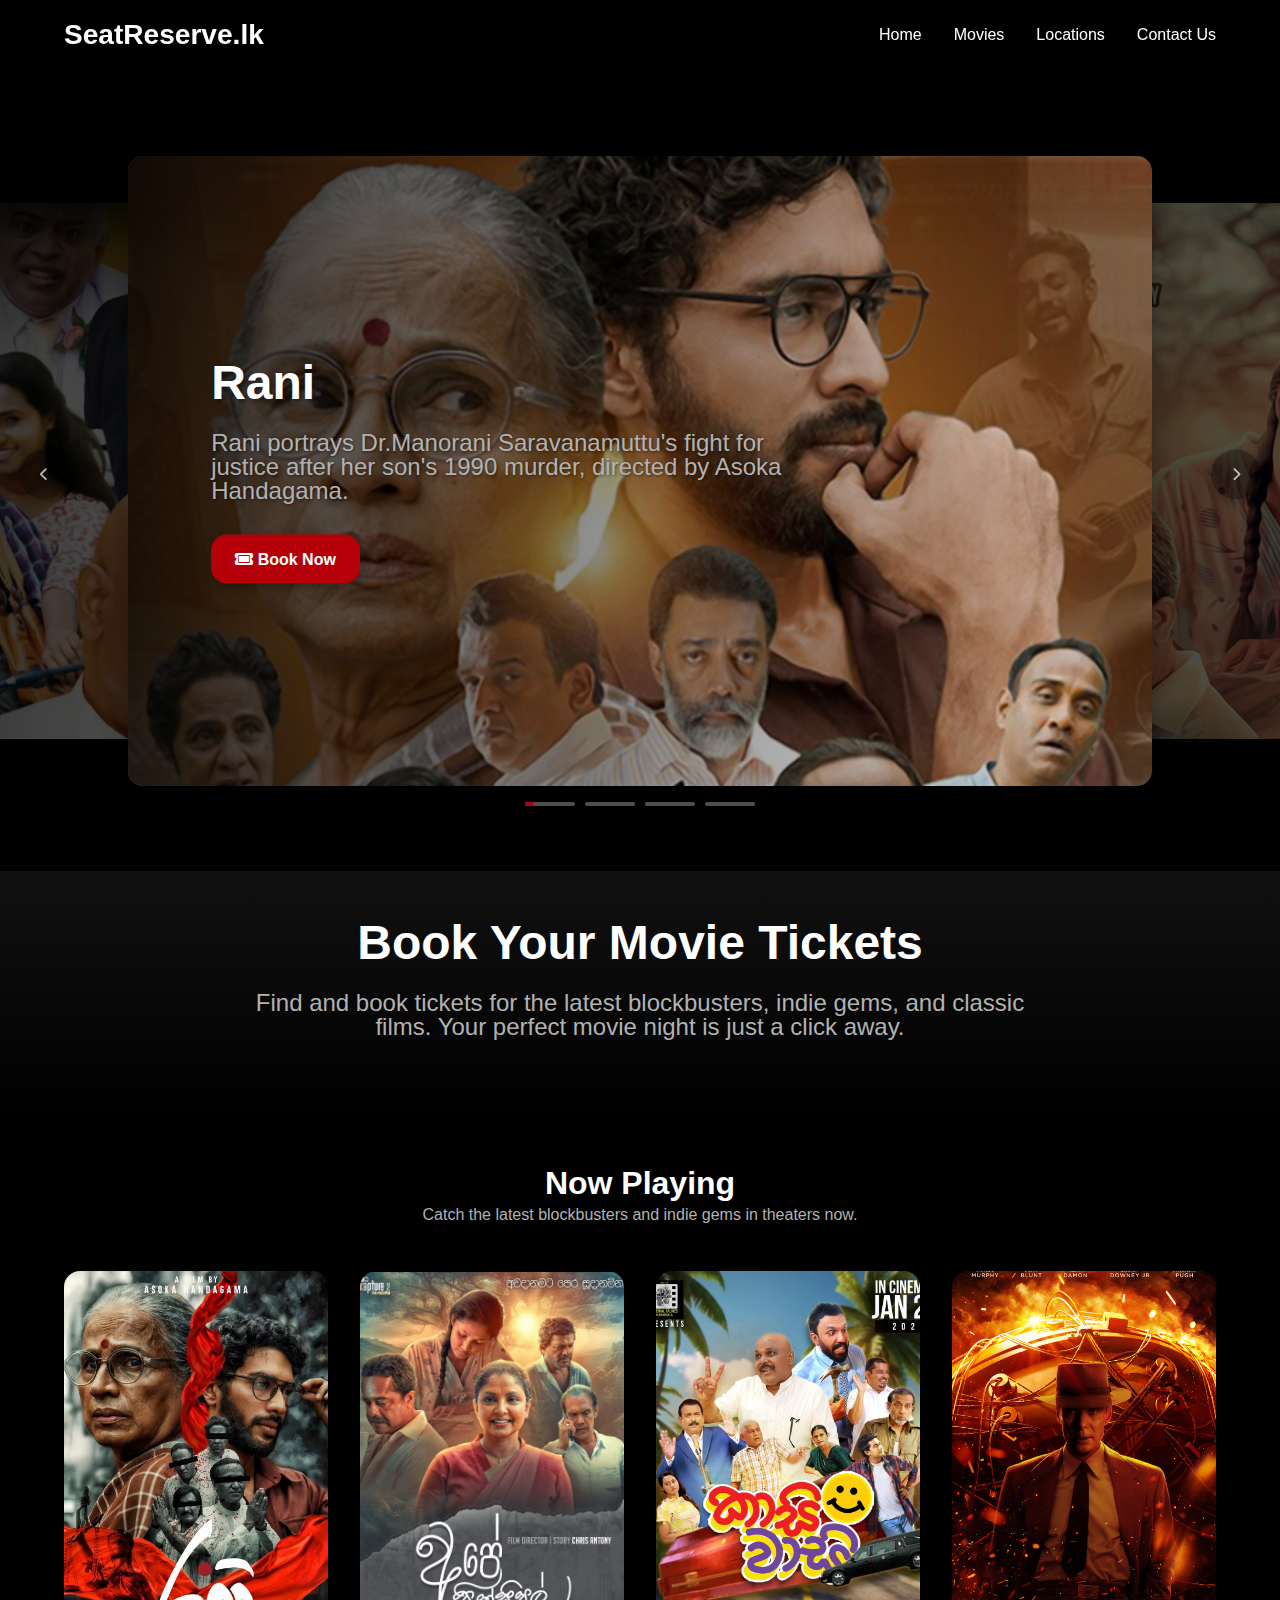
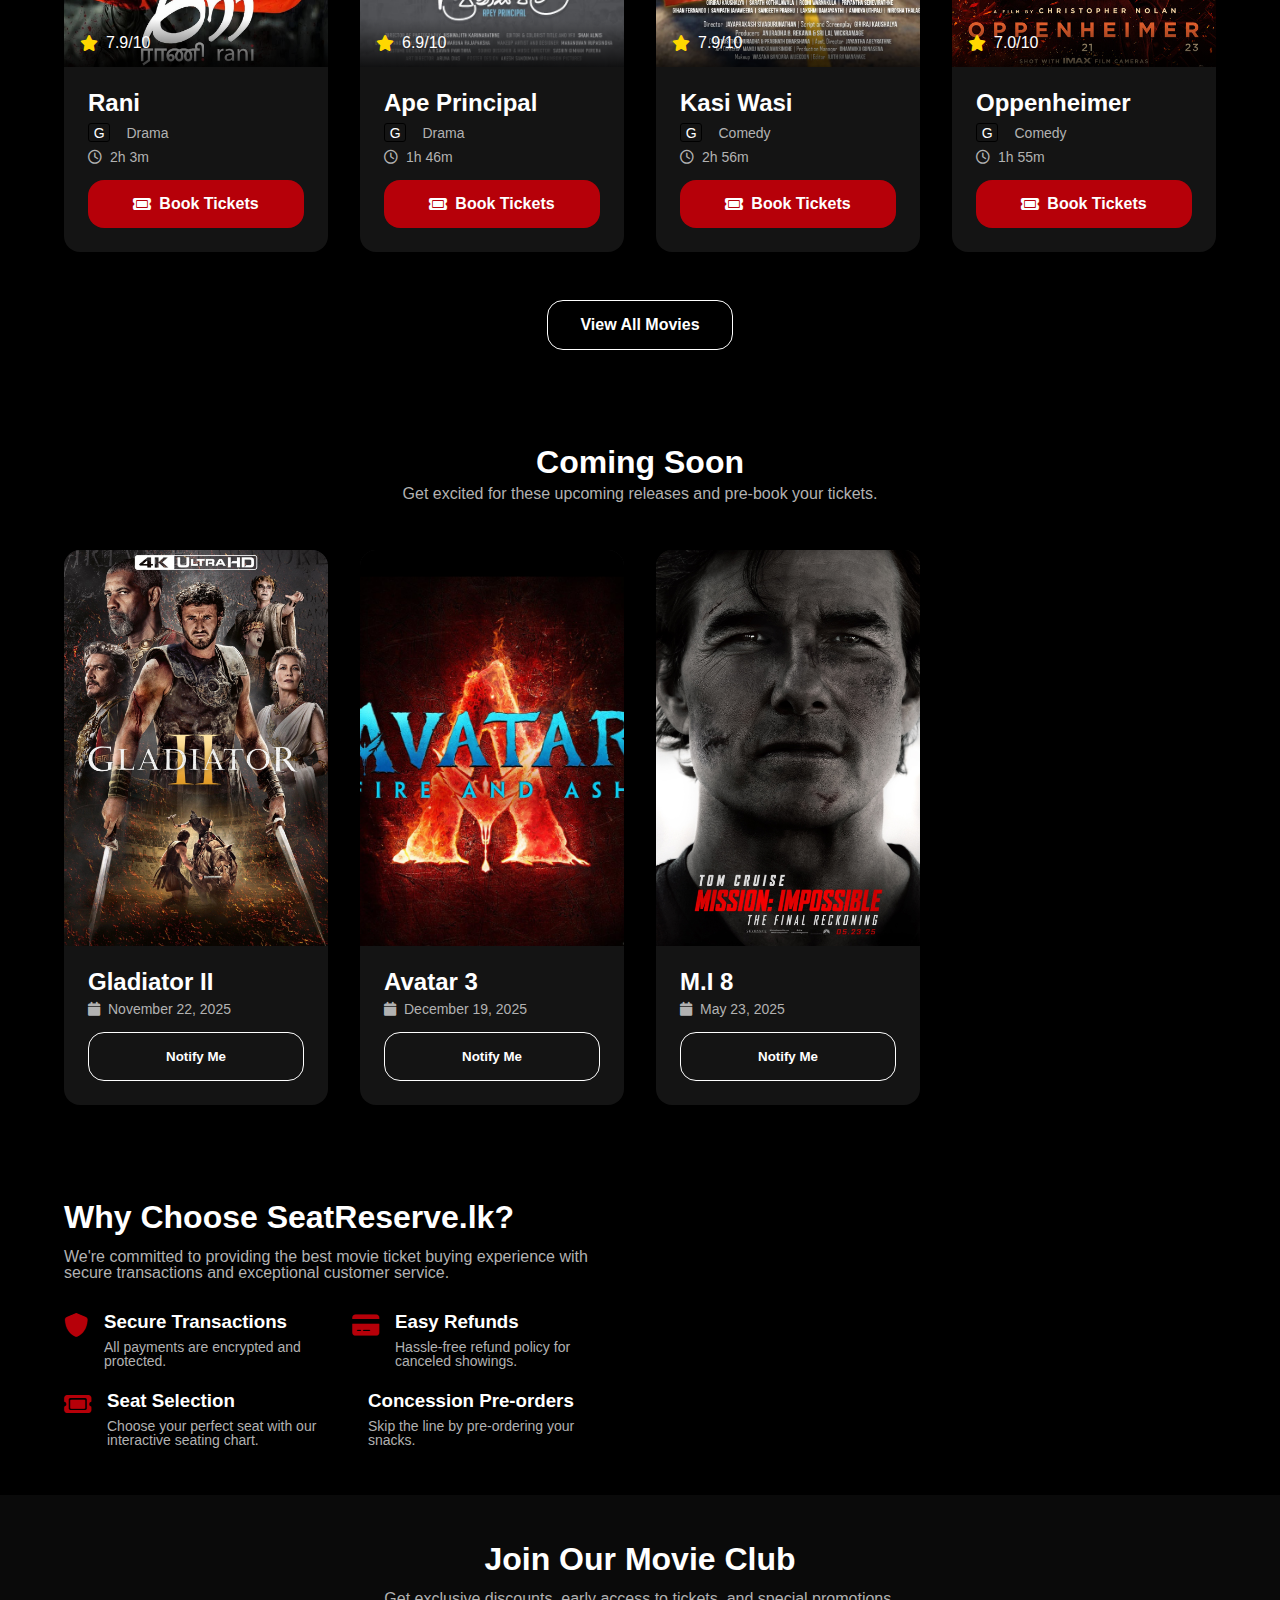
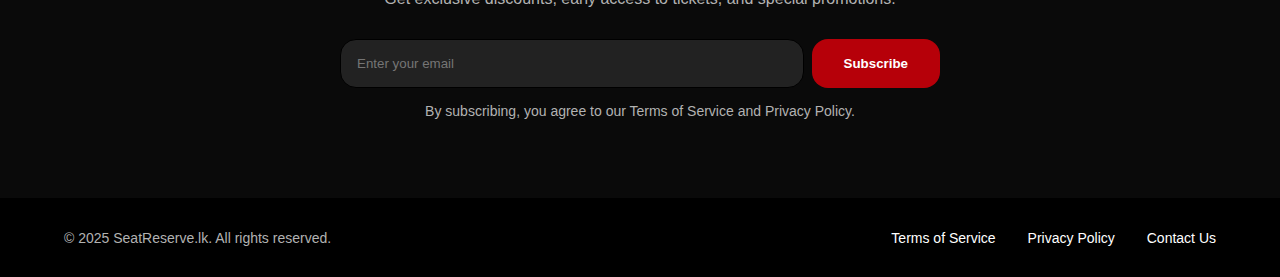
<file: index.html>
<!DOCTYPE html>
<html lang="en">
<head>
   <meta charset="UTF-8">
   <meta name="viewport" content="width=device-width, initial-scale=1">
   <title>SeatReserve.lk</title>
   <!-- Link to CSS file -->
   <link rel="stylesheet" href="css/home.css">
   <!-- Link to Font Awesome for icons -->
   <link rel="stylesheet" href="https://cdnjs.cloudflare.com/ajax/libs/font-awesome/6.4.0/css/all.min.css">
   <!-- Link to slider -->
    <link rel="stylesheet" href="css/slider.css">
   
</head>
<body>
   <!-- Header Section -->
<header>
   <div class="container">
       <div class="logo">
           <h3><a href="index.html" style="text-decoration: none; color: inherit;">SeatReserve.lk</a></h3>
       </div>
       <nav>
           <ul class="nav-links">
               <li><a href="index.html" class="active">Home</a></li>
               <li><a href="movies.html">Movies</a></li>
               <li><a href="theaters.html">Locations</a></li>
               <li><a href="contact.html">Contact Us</a></li>
           </ul>
       </nav>
       
       <div class="menu-toggle">
           <span></span>
           <span></span>
           <span></span>
       </div>
   </div>
</header>


   <!-- Main content -->
   <main>
   
   <!-- Hero Slideshow Section -->
<section class="hero-slideshow">
    <div class="slides-container">
        <!-- Slide 1 -->
        <div class="slide active" style="background-image: url('assets/banners/Rani-banner.jpg');">
            <div class="slide-content">
                <h1>Rani</h1>
                <p>Rani portrays Dr.Manorani Saravanamuttu's fight for justice after her son's 1990 murder, directed by Asoka Handagama.</p>
                <div class="slide-buttons">
                    <a href="movie-details.html?id=1" class="btn btn-primary">
                        <i class="fa-solid fa-ticket"></i> Book Now
                    </a>
                </div>
            </div>
            <div class="hero-overlay"></div>
        </div>
        
        <!-- Slide 2 -->
        <div class="slide" style="background-image: url('assets/banners/Ape-Principal.jpg');">
            <div class="slide-content">
                <h1>Ape Principal</h1>
                <p>A new female principal's efforts to combat drug abuse and corruption within a struggling village school.</p>
                <div class="slide-buttons">
                    <a href="movie-details.html?id=2" class="btn btn-primary">
                        <i class="fa-solid fa-ticket"></i> Book Now
                    </a>
                </div>
            </div>
            <div class="hero-overlay"></div>
        </div>
        
        <!-- Slide 3 -->
        <div class="slide" style="background-image: url('assets/banners/oppenheimer-banner.jpg');">
            <div class="slide-content">
                <h1>Oppenheimer</h1>
                <p>The story of American scientist J. Robert Oppenheimer and his role in the development of the atomic bomb.</p>
                <div class="slide-buttons">
                    <a href="movie-details.html?id=4" class="btn btn-primary">
                        <i class="fa-solid fa-ticket"></i> Book Now
                    </a>
                </div>
            </div>
            <div class="hero-overlay"></div>
        </div>
        
        <!-- Slide 4 -->
        <div class="slide" style="background-image: url('assets/banners/Kasi-Wasi.jpg');">
            <div class="slide-content">
                <h1>Kasi Wasi</h1>
                <p>Mr. Amarabandu is a funeral director who manages his business with the help of three assistants.</p>
                <div class="slide-buttons">
                    <a href="movie-details.html?id=3" class="btn btn-primary">
                        <i class="fa-solid fa-ticket"></i> Book Now
                    </a>
                </div>
            </div>
            <div class="hero-overlay"></div>
        </div>
    </div>
    
    <!-- Slideshow Navigation -->
    <div class="slide-nav">
        <button class="slide-prev">
            <i class="fa-solid fa-chevron-left"></i>
        </button>
        <div class="slide-indicators">
            <span class="indicator active"></span>
            <span class="indicator"></span>
            <span class="indicator"></span>
            <span class="indicator"></span>
        </div>
        <button class="slide-next">
            <i class="fa-solid fa-chevron-right"></i>
        </button>
    </div>
</section>
</main>






</main>












   <section class="hero">
           <div class="container">
               <div class="hero-content">
                   <h1>Book Your Movie Tickets</h1>
                   <p>Find and book tickets for the latest blockbusters, indie gems, and classic films. Your perfect movie night is just a click away.</p>
                   
               
               </div>
           </div>
       </section>

       <!-- Now Playing section -->
       <section class="now-playing">
           <div class="container">
               <div class="section-header">
                   <h2>Now Playing</h2>
                   <p>Catch the latest blockbusters and indie gems in theaters now.</p>
               </div>
               
               <div class="movie-grid">
                  
                   <!-- Movie Card 1 -->
                   <div class="movie-card">
                           <div class="movie-poster">
                               <img src="assets/posters/Rani.jpg" alt="Rani">
                               <div class="rating">
                                   <i class="fa-solid fa-star"></i>
                                   <span>7.9/10</span>
                               </div>
                           </div>
                           <div class="movie-info">
                               <h3>Rani</h3>
                               <div class="movie-meta">
                                   <span class="movie-rating">G</span>
                                   <span class="movie-genre">Drama</span>
                               </div>
                               <div class="movie-duration">
                                   <i class="fa-regular fa-clock"></i>
                                   <span>2h 3m</span>
                               </div>
                               <a href="movie-details.html?id=1" class="book-btn">
                                   <i class="fa-solid fa-ticket"></i>
                                   Book Tickets
                               </a>
                           </div>
                       </div>
                  

                   <!-- Movie Card 2 -->
                   <div class="movie-card">
                       <div class="movie-poster">
                           <img src="assets/posters/Ape-Principal.png" alt="Ape-Principal">
                           <span class="badge">Fan Favorite</span>
                           <div class="rating">
                               <i class="fa-solid fa-star"></i>
                               <span>6.9/10</span>
                           </div>
                       </div>
                       <div class="movie-info">
                           <h3>Ape Principal</h3>
                           <div class="movie-meta">
                               <span class="movie-rating">G</span>
                               <span class="movie-genre">Drama</span>
                           </div>
                           <div class="movie-duration">
                               <i class="fa-regular fa-clock"></i>
                               <span>1h 46m</span>
                           </div>
                           <a href="movie-details.html?id=2" class="book-btn">
                               <i class="fa-solid fa-ticket"></i>
                               Book Tickets
                           </a>
                       </div>
                   </div>

                   <!-- Movie Card 3 -->
                   <div class="movie-card">
                       <div class="movie-poster">
                           <img src="assets/posters/Kasi-wasi.jpg" alt="The Batman">
                           <span class="badge">Must See</span>
                           <div class="rating">
                               <i class="fa-solid fa-star"></i>
                               <span>7.9/10</span>
                           </div>
                       </div>
                       <div class="movie-info">
                           <h3>Kasi Wasi</h3>
                           <div class="movie-meta">
                               <span class="movie-rating">G</span>
                               <span class="movie-genre">Comedy</span>
                           </div>
                           <div class="movie-duration">
                               <i class="fa-regular fa-clock"></i>
                               <span>2h 56m</span>
                           </div>
                           <a href="movie-details.html?id=3" class="book-btn">
                               <i class="fa-solid fa-ticket"></i>
                               Book Tickets
                           </a>
                       </div>
                   </div>

                   <!-- Movie Card 4 -->
                   <div class="movie-card">
                       <div class="movie-poster">
                           <img src="assets/posters/Oppenheimer.jpg" alt="Oppenh">
                           
                           <div class="rating">
                               <i class="fa-solid fa-star"></i>
                               <span>7.0/10</span>
                           </div>
                       </div>
                       <div class="movie-info">
                           <h3>Oppenheimer</h3>
                           <div class="movie-meta">
                               <span class="movie-rating">G</span>
                               <span class="movie-genre">Comedy</span>
                           </div>
                           <div class="movie-duration">
                               <i class="fa-regular fa-clock"></i>
                               <span>1h 55m</span>
                           </div>
                           <a href="movie-details.html?id=4" class="book-btn">
                               <i class="fa-solid fa-ticket"></i>
                               Book Tickets
                           </a>
                       </div>
                   </div>
               </div>
               
               <div class="view-all">
                   <a href="movies.html" class="view-all-btn">View All Movies</a>
               </div>
           </div>
       </section>

       <!-- Coming Soon section -->
       <section class="coming-soon">
           <div class="container">
               <div class="section-header">
                   <h2>Coming Soon</h2>
                   <p>Get excited for these upcoming releases and pre-book your tickets.</p>
               </div>
               
               <div class="movie-grid">
                   <!-- Coming Soon Movie 1 -->
                   <div class="movie-card">
                       <div class="movie-poster">
                           <img src="assets/posters/Gladiator-II.jpg" alt="Gladiator II">
                           
                       </div>
                       <div class="movie-info">
                           <h3>Gladiator II</h3>
                           <div class="release-date">
                               <i class="fa-solid fa-calendar"></i>
                               <span>November 22, 2025</span>
                           </div>
                           <button class="notify-btn">Notify Me</button>
                       </div>
                   </div>

                   <!-- Coming Soon Movie 2 -->
                   <div class="movie-card">
                       <div class="movie-poster">
                           <img src="assets/posters/avatar.png" alt="Avatar 3">
                           
                       </div>
                       <div class="movie-info">
                           <h3>Avatar 3</h3>
                           <div class="release-date">
                               <i class="fa-solid fa-calendar"></i>
                               <span>December 19, 2025</span>
                           </div>
                           <button class="notify-btn">Notify Me</button>
                       </div>
                   </div>

                   <!-- Coming Soon Movie 3 -->
                   <div class="movie-card">
                       <div class="movie-poster">
                           <img src="assets/posters/mission-impossible.jpg" alt="Mission: Impossible 8">
                           
                       </div>
                       <div class="movie-info">
                           <h3>M.I 8</h3>
                           <div class="release-date">
                               <i class="fa-solid fa-calendar"></i>
                               <span>May 23, 2025</span>
                           </div>
                           <button class="notify-btn">Notify Me</button>
                       </div>
                   </div>
               </div>
           </div>
       </section>

       <!-- Why Choose Us section -->
       <section class="why-choose-us">
           <div class="container">
               <div class="features-grid">
                   <div class="features-content">
                       <h2>Why Choose SeatReserve.lk?</h2>
                       <p>We're committed to providing the best movie ticket buying experience with secure transactions and exceptional customer service.</p>
                       
                       <div class="features">
                           <div class="feature">
                               <i class="fa-solid fa-shield"></i>
                               <div>
                                   <h3>Secure Transactions</h3>
                                   <p>All payments are encrypted and protected.</p>
                               </div>
                           </div>
                           <div class="feature">
                               <i class="fa-solid fa-credit-card"></i>
                               <div>
                                   <h3>Easy Refunds</h3>
                                   <p>Hassle-free refund policy for canceled showings.</p>
                               </div>
                           </div>
                           <div class="feature">
                               <i class="fa-solid fa-ticket"></i>
                               <div>
                                   <h3>Seat Selection</h3>
                                   <p>Choose your perfect seat with our interactive seating chart.</p>
                               </div>
                           </div>
                           <div class="feature">
                               <i class="fa-solid fa-popcorn"></i>
                               <div>
                                   <h3>Concession Pre-orders</h3>
                                   <p>Skip the line by pre-ordering your snacks.</p>
                               </div>
                           </div>
                       </div>
                   </div>      
               </div>
           </div>
       </section>

       <!-- Newsletter section -->
       <section class="newsletter">
           <div class="container">
               <div class="newsletter-content">
                   <h2>Join Our Movie Club</h2>
                   <p>Get exclusive discounts, early access to tickets, and special promotions.</p>
                   
                   <form id="newsletter-form">
                       <div class="form-group">
                           <input type="email" id="email" placeholder="Enter your email" required>
                           <button type="submit">Subscribe</button>
                       </div>
                       <p class="form-disclaimer">By subscribing, you agree to our Terms of Service and Privacy Policy.</p>
                   </form>
               </div>
           </div>
       </section>
   </main>

   <!-- Footer section -->
       <footer>
           <div class="container">
               <div class="footer-content">
                   <div class="copyright">
                       <p>&copy; 2025 SeatReserve.lk. All rights reserved.</p>
                   </div>
                   <div class="footer-links">
                       <a href="terms.html">Terms of Service</a>
                       <a href="privacy.html">Privacy Policy</a>
                       <a href="contact.html">Contact Us</a>
                   </div>
               </div>
           </div>
       </footer>

   <!-- Link to JavaScript file -->
   <script src="js/home.js"></script>
   <!-- Link to slider file -->
   <script src="js/slider.js"></script>
</body>
</html>
</file>
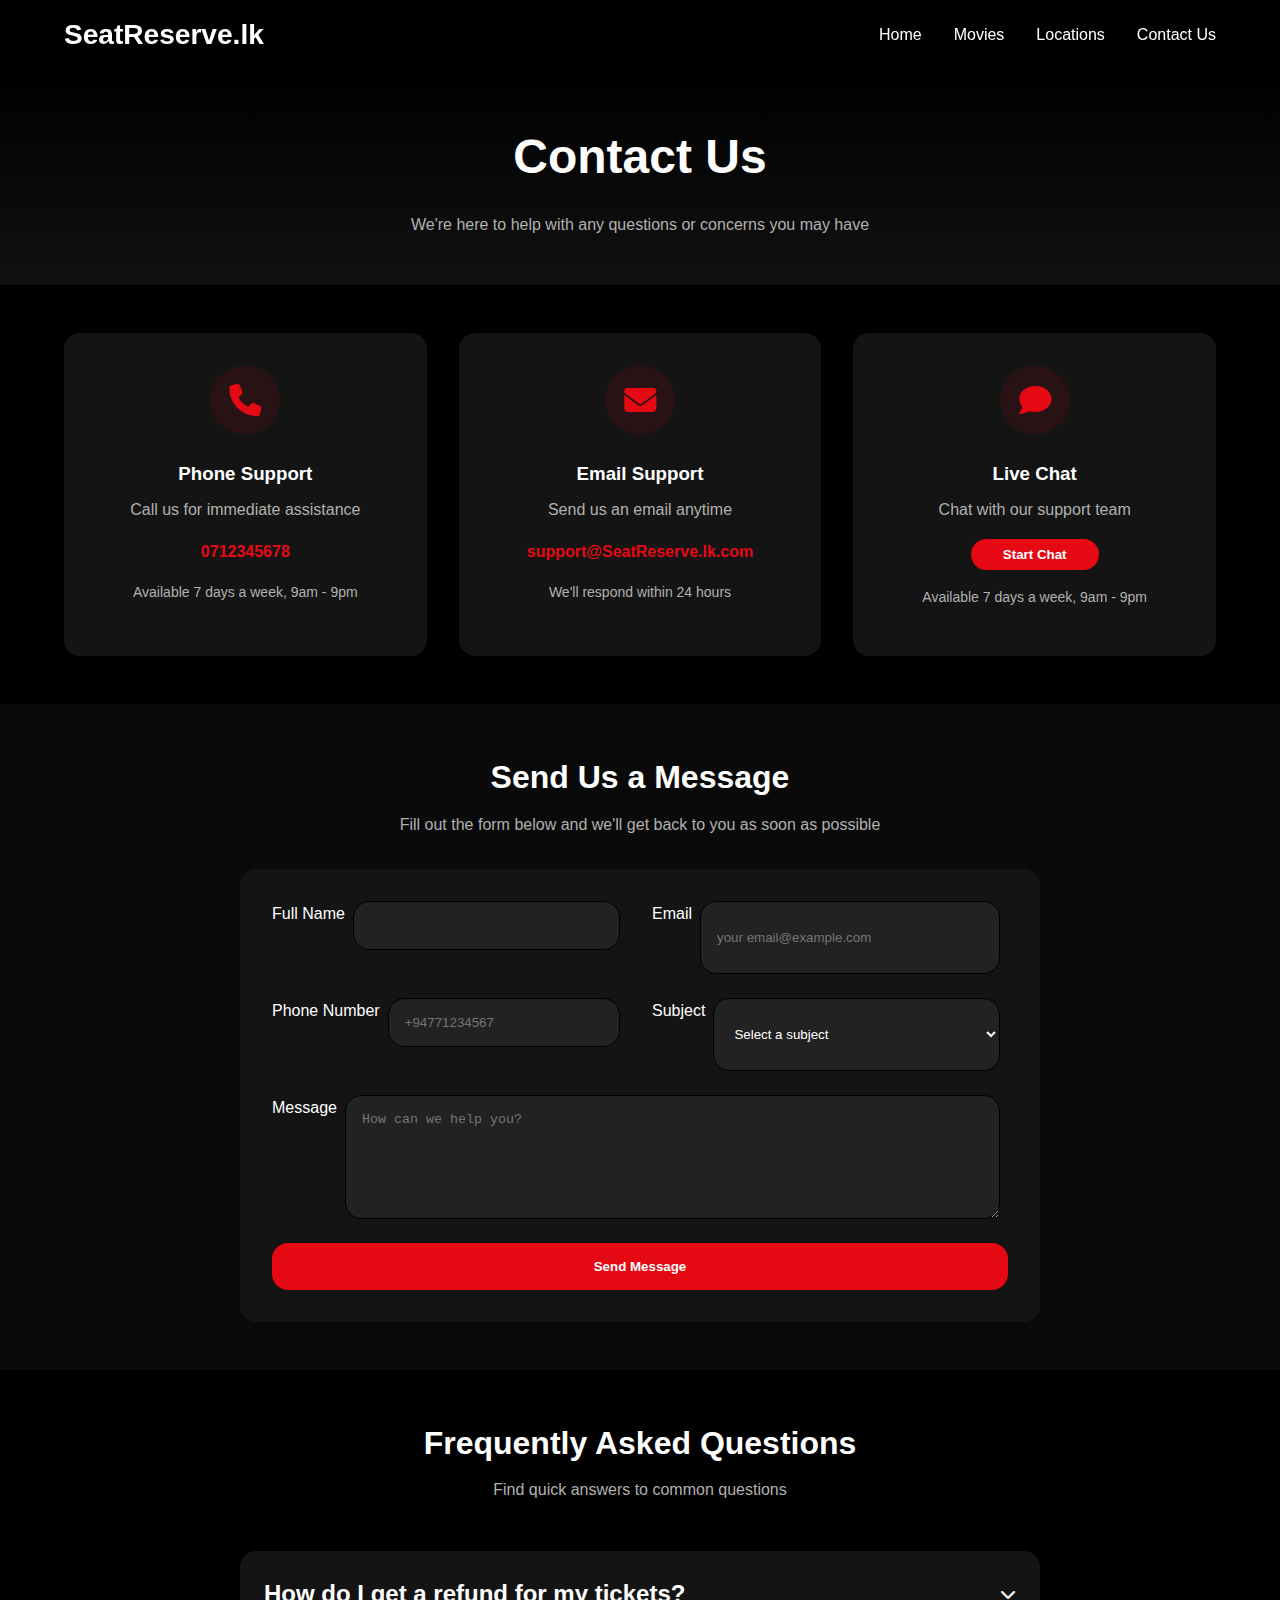
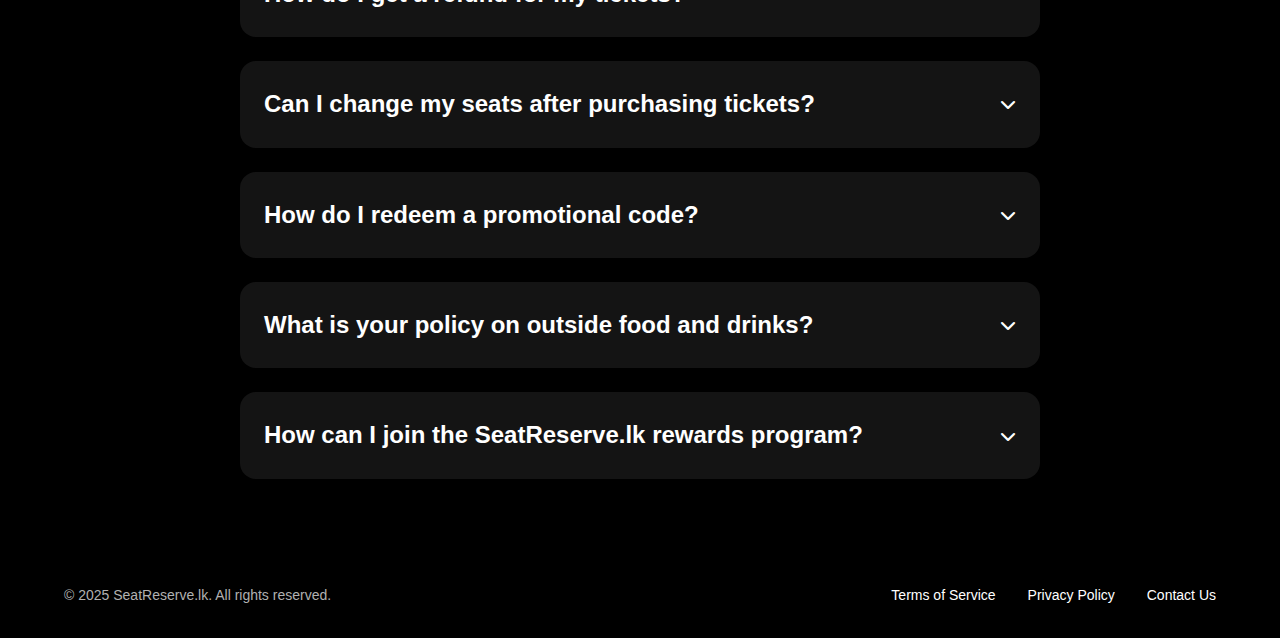
<file: contact.html>
<!doctype html>
<html lang="en">
   <head>
       <meta charset="UTF-8" />
       <meta name="viewport" content="width=device-width, initial-scale=1.0" />
       <title>Contact Us - SeatReserve.lk</title>
       <!-- Link to CSS file -->
       <link rel="stylesheet" href="css/contact.css" />
       <!-- Link to Font Awesome for icons -->
       <link rel="stylesheet" href="https://cdnjs.cloudflare.com/ajax/libs/font-awesome/6.4.0/css/all.min.css" />
   </head>
   <body>
       <!-- Header Section -->
       <header>
           <div class="container">
               <div class="logo">
                   <h3><a href="index.html" style="text-decoration: none; color: inherit">SeatReserve.lk</a></h3>
               </div>
               <nav>
                   <ul class="nav-links">
                       <li><a href="index.html">Home</a></li>
                       <li><a href="movies.html">Movies</a></li>
                       <li><a href="theaters.html">Locations</a></li>
                       <li><a href="contact.html" class="active">Contact Us</a></li>
                   </ul>
               </nav>
               
               <div class="menu-toggle">
                   <span></span>
                   <span></span>
                   <span></span>
               </div>
           </div>
       </header>

       <!-- Main content -->
       <main>
           <!-- Contact Hero section -->
           <section class="contact-hero">
               <div class="container">
                   <div class="contact-hero-content">
                       <h1>Contact Us</h1>
                       <p>We're here to help with any questions or concerns you may have</p>
                   </div>
               </div>
           </section>

           <!-- Contact Information section -->
           <section class="contact-info">
               <div class="container">
                   <div class="info-grid">
                       <div class="info-card">
                           <div class="info-icon">
                               <i class="fa-solid fa-phone"></i>
                           </div>
                           <h3>Phone Support</h3>
                           <p>Call us for immediate assistance</p>
                           <a href="tel:0712345678" class="info-link">0712345678</a>
                           <p class="info-hours">Available 7 days a week, 9am - 9pm</p>
                       </div>

                       <div class="info-card">
                           <div class="info-icon">
                               <i class="fa-solid fa-envelope"></i>
                           </div>
                           <h3>Email Support</h3>
                           <p>Send us an email anytime</p>
                           <a href="mailto:support@SeatReserve.lk.com" class="info-link">support@SeatReserve.lk.com</a>
                           <p class="info-hours">We'll respond within 24 hours</p>
                       </div>

                       <div class="info-card">
                           <div class="info-icon">
                               <i class="fa-solid fa-comment"></i>
                           </div>
                           <h3>Live Chat</h3>
                           <p>Chat with our support team</p>
                           <button class="chat-btn">Start Chat</button>
                           <p class="info-hours">Available 7 days a week, 9am - 9pm</p>
                       </div>
                   </div>
               </div>
           </section>

           <!-- Contact Form section -->
           <section class="contact-form-section">
               <div class="container">
                   <div class="form-container">
                       <div class="form-header">
                           <h2>Send Us a Message</h2>
                           <p>Fill out the form below and we'll get back to you as soon as possible</p>
                       </div>

                       <form id="contact-form" class="contact-form">
                           <div class="form-row">
                               <div class="form-group">
                                   <label for="name">Full Name</label>
                                   <input type="text" id="name" required />
                                   <div class="error-message" id="name-error"></div>
                               </div>
                               <div class="form-group">
                                   <label for="email">Email</label>
                                   <input type="email" id="email" placeholder="your email@example.com" required />
                                   <div class="error-message" id="email-error"></div>
                               </div>
                           </div>

                           <div class="form-row">
                               <div class="form-group">
                                   <label for="phone">Phone Number</label>
                                   <input type="tel" id="phone" placeholder="+94771234567" />
                                   <div class="error-message" id="phone-error"></div>
                               </div>
                               <div class="form-group">
                                   <label for="subject">Subject</label>
                                   <select id="subject" required>
                                       <option value="" disabled selected>Select a subject</option>
                                       <option value="ticket-issue">Ticket Issue</option>
                                       <option value="refund">Refund Request</option>
                                       <option value="account">Account Help</option>
                                       <option value="feedback">Feedback</option>
                                       <option value="other">Other</option>
                                   </select>
                                   <div class="error-message" id="subject-error"></div>
                               </div>
                           </div>

                           <div class="form-group">
                               <label for="message">Message</label>
                               <textarea id="message" rows="6" placeholder="How can we help you?" required></textarea>
                               <div class="error-message" id="message-error"></div>
                           </div>

                           <div class="form-group">
                               <button type="submit" class="submit-btn">Send Message</button>
                           </div>
                       </form>
                   </div>
               </div>
           </section>

           <!-- FAQ section -->
           <section class="faq-section">
               <div class="container">
                   <div class="section-header">
                       <h2>Frequently Asked Questions</h2>
                       <p>Find quick answers to common questions</p>
                   </div>

                   <div class="faq-container">
                       <div class="faq-item">
                           <div class="faq-question">
                               <h3>How do I get a refund for my tickets?</h3>
                               <i class="fa-solid fa-chevron-down"></i>
                           </div>
                           <div class="faq-answer">
                               <p>
                                   Refunds are available for tickets purchased online up to 2 hours before the
                                   showtime. To request a refund, log into your account, go to your order history, and
                                   select the "Request Refund" option next to the applicable order. If you purchased
                                   tickets at the theater, please visit the box office with your ticket stub and
                                   receipt.
                               </p>
                           </div>
                       </div>

                       <div class="faq-item">
                           <div class="faq-question">
                               <h3>Can I change my seats after purchasing tickets?</h3>
                               <i class="fa-solid fa-chevron-down"></i>
                           </div>
                           <div class="faq-answer">
                               <p>
                                   Yes, you can change your seats up to 1 hour before the showtime, subject to
                                   availability. Log into your account, go to your order history, and select "Change
                                   Seats" next to the applicable order. If your preferred seats are not available, you
                                   can request a refund and make a new purchase.
                               </p>
                           </div>
                       </div>

                       <div class="faq-item">
                           <div class="faq-question">
                               <h3>How do I redeem a promotional code?</h3>
                               <i class="fa-solid fa-chevron-down"></i>
                           </div>
                           <div class="faq-answer">
                               <p>
                                   To redeem a promotional code, select your movie, showtime, and seats as usual. On
                                   the checkout page, you'll see a field labeled "Promotional Code" where you can enter
                                   your code. Click "Apply" to see the discount reflected in your order total before
                                   completing your purchase.
                               </p>
                           </div>
                       </div>

                       <div class="faq-item">
                           <div class="faq-question">
                               <h3>What is your policy on outside food and drinks?</h3>
                               <i class="fa-solid fa-chevron-down"></i>
                           </div>
                           <div class="faq-answer">
                               <p>
                                   Outside food and drinks are generally not permitted in our theaters. We offer a
                                   variety of concessions including popcorn, candy, soft drinks, and at select
                                   locations, alcoholic beverages and expanded food menus. If you have dietary
                                   restrictions or medical needs, please contact the theater directly for
                                   accommodations.
                               </p>
                           </div>
                       </div>

                       <div class="faq-item">
                           <div class="faq-question">
                               <h3>How can I join the SeatReserve.lk rewards program?</h3>
                               <i class="fa-solid fa-chevron-down"></i>
                           </div>
                           <div class="faq-answer">
                               <p>
                                   Joining our rewards program is easy and free! Simply create an account on our
                                   website or mobile app, and opt-in to the rewards program during registration. You'll
                                   start earning points immediately on ticket and concession purchases, which can be
                                   redeemed for free tickets, concession items, and exclusive perks.
                               </p>
                           </div>
                       </div>
                   </div>
               </div>
           </section>
       </main>

       <!-- Footer section -->
       <footer>
           <div class="container">
               <div class="footer-content">
                   <div class="copyright">
                       <p>&copy; 2025 SeatReserve.lk. All rights reserved.</p>
                   </div>
                   <div class="footer-links">
                       <a href="terms.html">Terms of Service</a>
                       <a href="privacy.html">Privacy Policy</a>
                       <a href="contact.html">Contact Us</a>
                   </div>
               </div>
           </div>
       </footer>

       <!-- Link to JavaScript file -->
       <script src="js/contact.js"></script>
   </body>
</html>
</file>
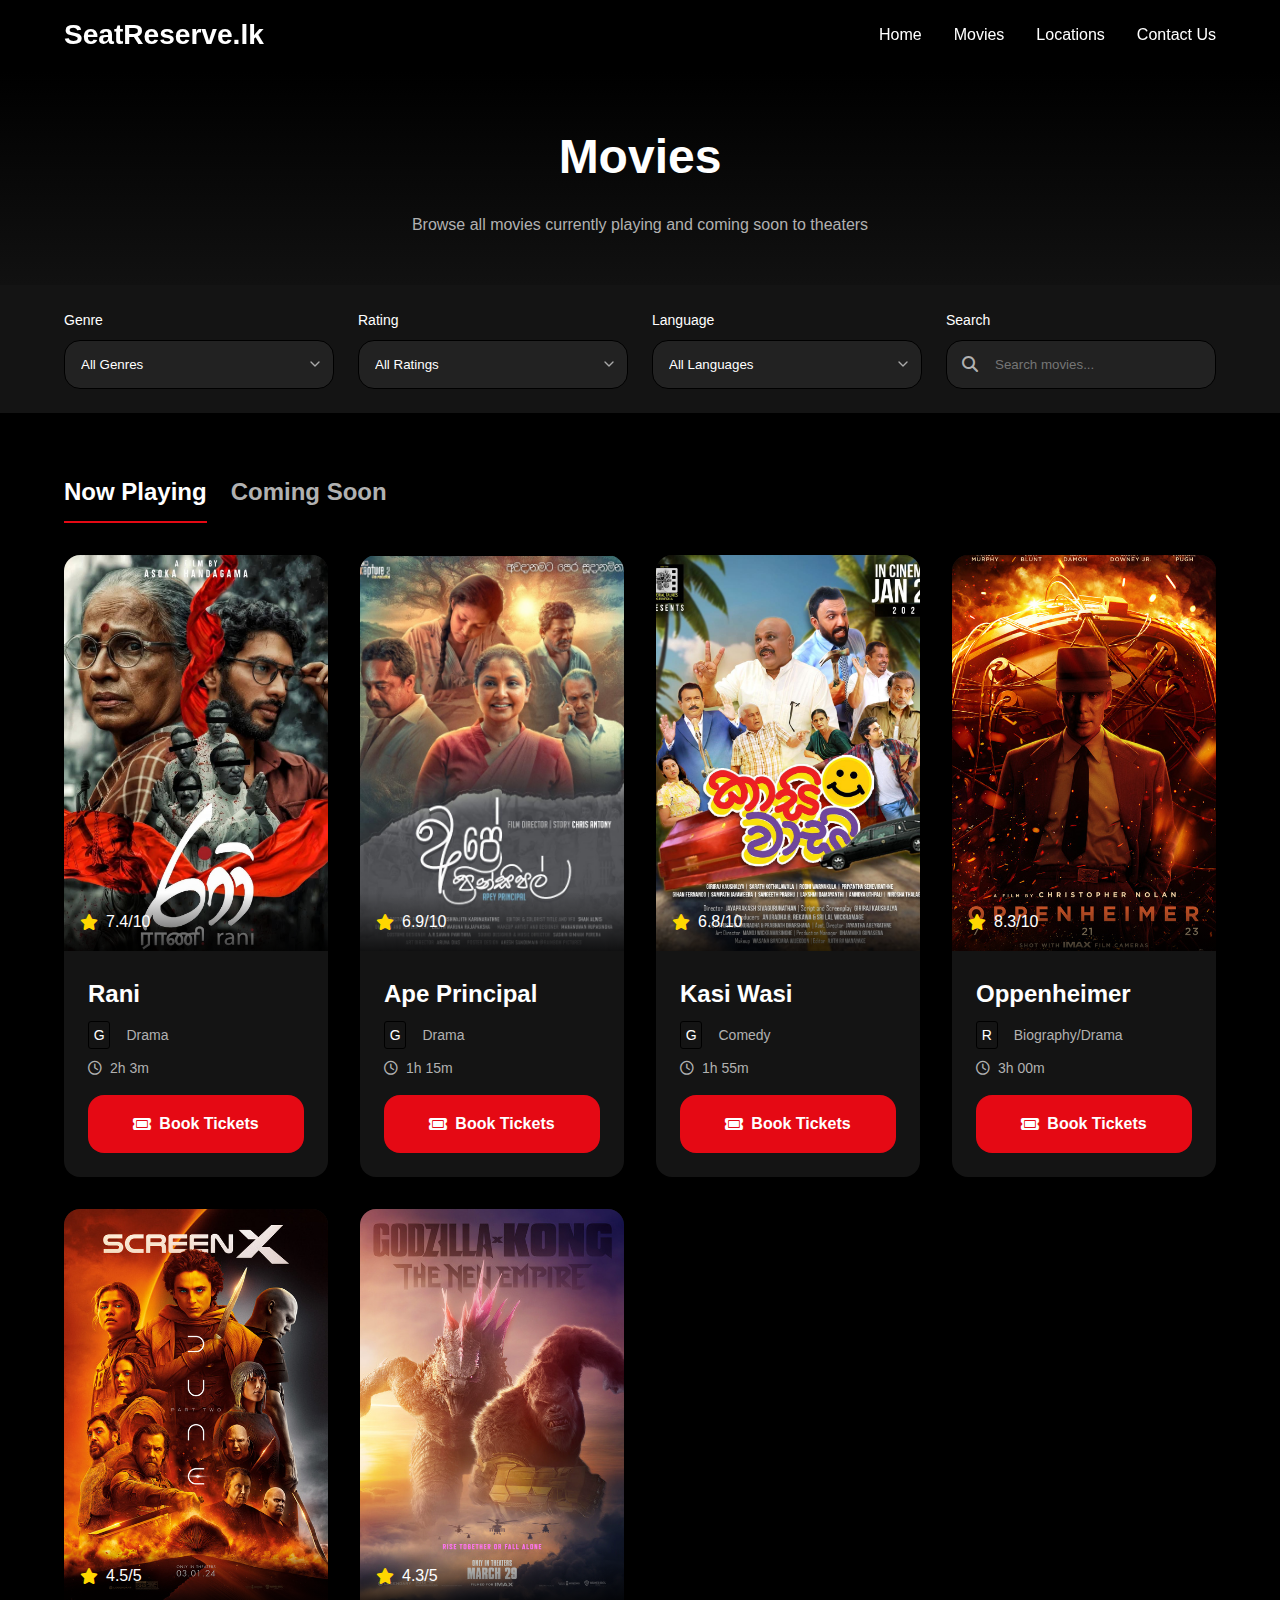
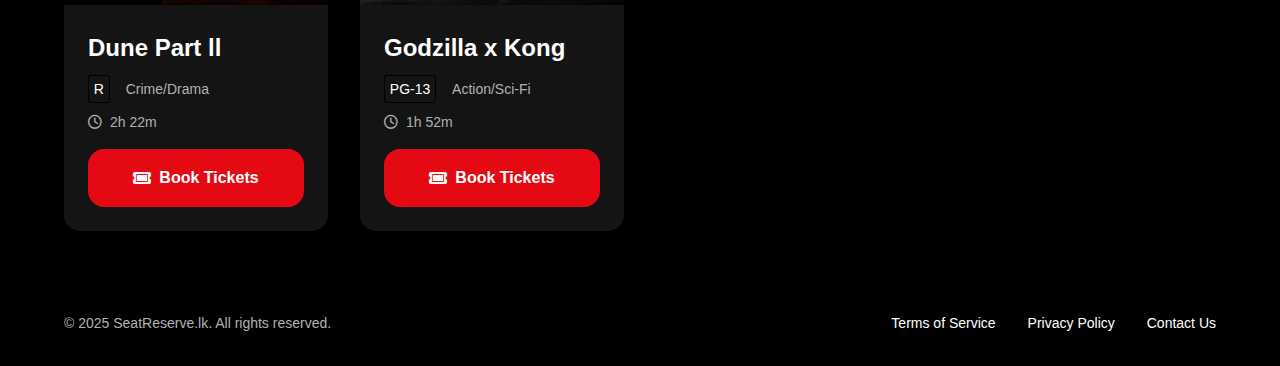
<file: movies.html>
<!DOCTYPE html>
<html lang="en">
<head>
   <meta charset="UTF-8">
   <meta name="viewport" content="width=device-width, initial-scale=1.0">
   <title>Movies - SeatReserve.lk</title>
   <!-- Link to CSS file -->
   <link rel="stylesheet" href="css/movies.css">
   <!-- Link to Font Awesome for icons -->
   <link rel="stylesheet" href="https://cdnjs.cloudflare.com/ajax/libs/font-awesome/6.4.0/css/all.min.css">
</head>
<body>
    <!-- Header Section -->
<header>
   <div class="container">
       <div class="logo">
           <h3><a href="index.html" style="text-decoration: none; color: inherit;">SeatReserve.lk</a></h3>
       </div>
       <nav>
           <ul class="nav-links">
               <li><a href="index.html">Home</a></li>
               <li><a href="movies.html" class="active">Movies</a></li>
               <li><a href="theaters.html">Locations</a></li>
               <li><a href="contact.html">Contact Us</a></li>
           </ul>
       </nav>
       <div class="menu-toggle">
           <span></span>
           <span></span>
           <span></span>
       </div>
   </div>
</header>
   

   <!-- Main content -->
   <main>
       <!-- Movies Hero section -->
       <section class="movies-hero">
           <div class="container">
               <div class="movies-hero-content">
                   <h1>Movies</h1>
                   <p>Browse all movies currently playing and coming soon to theaters</p>
               </div>
           </div>
       </section>

       <!-- Filter section -->
       <section class="filter-section">
           <div class="container">
               <div class="filter-container">
                   <div class="filter-group">
                       <label for="filter-genre">Genre</label>
                       <select id="filter-genre">
                           <option value="">All Genres</option>
                           <option value="action">Action</option>
                           <option value="comedy">Comedy</option>
                           <option value="drama">Drama</option>
                           <option value="horror">Horror</option>
                           <option value="sci-fi">Sci-Fi</option>
                           <option value="thriller">Thriller</option>
                       </select>
                   </div>
                   <div class="filter-group">
                       <label for="filter-rating">Rating</label>
                       <select id="filter-rating">
                           <option value="">All Ratings</option>
                           <option value="G">G</option>
                           <option value="PG">PG</option>
                           <option value="PG-13">PG-13</option>
                           <option value="R">R</option>
                       </select>
                   </div>
                   <div class="filter-group">
                       <label for="filter-language">Language</label>
                       <select id="filter-language">
                           <option value="">All Languages</option>
                           <option value="english">English</option>
                           <option value="sinhala">Sinhala</option>
                           <option value="tamil">Tamil</option>
                           
                       </select>
                   </div>
                   <div class="filter-group">
                       <label for="search-movies">Search</label>
                       <div class="input-icon">
                           <i class="fa-solid fa-search"></i>
                           <input type="text" id="search-movies" placeholder="Search movies...">
                       </div>
                   </div>
               </div>
           </div>
       </section>

       <!-- Movie Tabs section -->
       <section class="movie-tabs">
           <div class="container">
               <div class="tabs">
                   <button class="tab-btn active" data-tab="now-playing">Now Playing</button>
                   <button class="tab-btn" data-tab="coming-soon">Coming Soon</button>
               </div>

               <!-- Now Playing Tab Content -->
               <div class="tab-content active" id="now-playing-content">
                   <div class="movie-grid">
                       
                       
                       <!-- Movie Card 1 -->
                       <div class="movie-card">
                           <div class="movie-poster">
                               <img src="assets/posters/Rani.jpg" alt="Rani">
                               <div class="rating">
                                   <i class="fa-solid fa-star"></i>
                                   <span>7.4/10</span>
                               </div>
                           </div>
                           <div class="movie-info">
                               <h3>Rani</h3>
                               <div class="movie-meta">
                                   <span class="movie-rating">G</span>
                                   <span class="movie-genre">Drama</span>
                               </div>
                               <div class="movie-duration">
                                   <i class="fa-regular fa-clock"></i>
                                   <span>2h 3m</span>
                               </div>
                               <a href="movie-details.html?id=1" class="book-btn">
                                   <i class="fa-solid fa-ticket"></i>
                                   Book Tickets
                               </a>
                           </div>
                       </div>

                       <!-- Movie Card 2 -->
                       <div class="movie-card">
                           <div class="movie-poster">
                               <img src="assets/posters/Ape-Principal.png" alt="Ape Principal">            
                               <div class="rating">
                                   <i class="fa-solid fa-star"></i>
                                   <span>6.9/10</span>
                               </div>
                           </div>
                           <div class="movie-info">
                               <h3>Ape Principal</h3>
                               <div class="movie-meta">
                                   <span class="movie-rating">G</span>
                                   <span class="movie-genre">Drama</span>
                               </div>
                               <div class="movie-duration">
                                   <i class="fa-regular fa-clock"></i>
                                   <span>1h 15m</span>
                               </div>
                               <a href="movie-details.html?id=2" class="book-btn">
                                   <i class="fa-solid fa-ticket"></i>
                                   Book Tickets
                               </a>
                           </div>
                       </div>

                       <!-- Movie Card 3 -->
                       <div class="movie-card">
                           <div class="movie-poster">
                               <img src="assets/posters/Kasi-wasi.jpg" alt="Kasi Wasi">                       
                               <div class="rating">
                                   <i class="fa-solid fa-star"></i>
                                   <span>6.8/10</span>
                               </div>
                           </div>
                           <div class="movie-info">
                               <h3>Kasi Wasi</h3>
                               <div class="movie-meta">
                                   <span class="movie-rating">G</span>
                                   <span class="movie-genre">Comedy</span>
                               </div>
                               <div class="movie-duration">
                                   <i class="fa-regular fa-clock"></i>
                                   <span>1h 55m</span>
                               </div>
                               <a href="movie-details.html?id=3" class="book-btn">
                                   <i class="fa-solid fa-ticket"></i>
                                   Book Tickets
                               </a>
                           </div>
                       </div>

                       <!-- Movie Card 4 -->
                       <div class="movie-card">
                           <div class="movie-poster">
                               <img src="assets/posters/Oppenheimer.jpg" alt="Oppenheimer">
                               <span class="badge">Award Winner</span>
                               <div class="rating">
                                   <i class="fa-solid fa-star"></i>
                                   <span>8.3/10</span>
                               </div>
                           </div>
                           <div class="movie-info">
                               <h3>Oppenheimer</h3>
                               <div class="movie-meta">
                                   <span class="movie-rating">R</span>
                                   <span class="movie-genre">Biography/Drama</span>
                               </div>
                               <div class="movie-duration">
                                   <i class="fa-regular fa-clock"></i>
                                   <span>3h 00m</span>
                               </div>
                               <a href="movie-details.html?id=4" class="book-btn">
                                   <i class="fa-solid fa-ticket"></i>
                                   Book Tickets
                               </a>
                           </div>
                       </div>

                       <!-- Additional Movie Cards -->
                       <div class="movie-card">
                           <div class="movie-poster">
                               <img src="assets/posters/Dune-Two.jpg" alt="Part two">
                               <div class="rating">
                                   <i class="fa-solid fa-star"></i>
                                   <span>4.5/5</span>
                               </div>
                           </div>
                           <div class="movie-info">
                               <h3>Dune Part ll</h3>
                               <div class="movie-meta">
                                   <span class="movie-rating">R</span>
                                   <span class="movie-genre">Crime/Drama</span>
                               </div>
                               <div class="movie-duration">
                                   <i class="fa-regular fa-clock"></i>
                                   <span>2h 22m</span>
                               </div>
                               <a href="movie-details.html?id=5" class="book-btn">
                                   <i class="fa-solid fa-ticket"></i>
                                   Book Tickets
                               </a>
                           </div>
                       </div>

                       <div class="movie-card">
                           <div class="movie-poster">
                               <img src="assets/posters/godzilla_x_kong.jpg" alt="Godzilla x Kong">
                               <div class="rating">
                                   <i class="fa-solid fa-star"></i>
                                   <span>4.3/5</span>
                               </div>
                           </div>
                           <div class="movie-info">
                               <h3>Godzilla x Kong</h3>
                               <div class="movie-meta">
                                   <span class="movie-rating">PG-13</span>
                                   <span class="movie-genre">Action/Sci-Fi</span>
                               </div>
                               <div class="movie-duration">
                                   <i class="fa-regular fa-clock"></i>
                                   <span>1h 52m</span>
                               </div>
                               <a href="movie-details.html?id=6" class="book-btn">
                                   <i class="fa-solid fa-ticket"></i>
                                   Book Tickets
                               </a>
                           </div>
                       </div>
                   </div>
               </div>

               <!-- Coming Soon Tab Content -->
               <div class="tab-content" id="coming-soon-content">
                   <div class="movie-grid">
                       <!-- Coming Soon Movie 1 -->
                       <div class="movie-card">
                           <div class="movie-poster">
                               <img src="assets/posters/Gladiator-II.jpg" alt="Gladiator II">
                               
                           </div>
                           <div class="movie-info">
                               <h3>Gladiator II</h3>
                               <div class="release-date">
                                   <i class="fa-solid fa-calendar"></i>
                                   <span>November 22, 2025</span>
                               </div>
                               <button class="notify-btn">Notify Me</button>
                           </div>
                       </div>

                       <!-- Coming Soon Movie 2 -->
                       <div class="movie-card">
                           <div class="movie-poster">
                               <img src="assets/posters/avatar.png" alt="Avatar 3">
                               
                           </div>
                           <div class="movie-info">
                               <h3>Avatar 3</h3>
                               <div class="release-date">
                                   <i class="fa-solid fa-calendar"></i>
                                   <span>December 19, 2025</span>
                               </div>
                               <button class="notify-btn">Notify Me</button>
                           </div>
                       </div>

                       <!-- Coming Soon Movie 3 -->
                       <div class="movie-card">
                           <div class="movie-poster">
                               <img src="assets/posters/mission-impossible.jpg" alt="Mission: Impossible 8">
                               
                           </div>
                           <div class="movie-info">
                               <h3>Mission: Impossible 8</h3>
                               <div class="release-date">
                                   <i class="fa-solid fa-calendar"></i>
                                   <span>May 23, 2025</span>
                               </div>
                               <button class="notify-btn">Notify Me</button>
                           </div>
                       </div>

                       <!-- Additional Coming Soon Movies -->
                       <div class="movie-card">
                           <div class="movie-poster">
                               <img src="assets/posters/thebatman.webp" alt="The Batman 2">
                              
                           </div>
                           <div class="movie-info">
                               <h3>The Batman 2</h3>
                               <div class="release-date">
                                   <i class="fa-solid fa-calendar"></i>
                                   <span>October 3, 2025</span>
                               </div>
                               <button class="notify-btn">Notify Me</button>
                           </div>
                       </div>
                   </div>
               </div>
           </div>
       </section>
   </main>

<!-- Footer section -->
       <footer>
           <div class="container">
               <div class="footer-content">
                   <div class="copyright">
                       <p>&copy; 2025 SeatReserve.lk. All rights reserved.</p>
                   </div>
                   <div class="footer-links">
                       <a href="terms.html">Terms of Service</a>
                       <a href="privacy.html">Privacy Policy</a>
                       <a href="contact.html">Contact Us</a>
                   </div>
               </div>
           </div>
       </footer>
   <!-- Link to JavaScript file -->
   <script src="js/movies.js"></script>
</body>
</html>
</file>
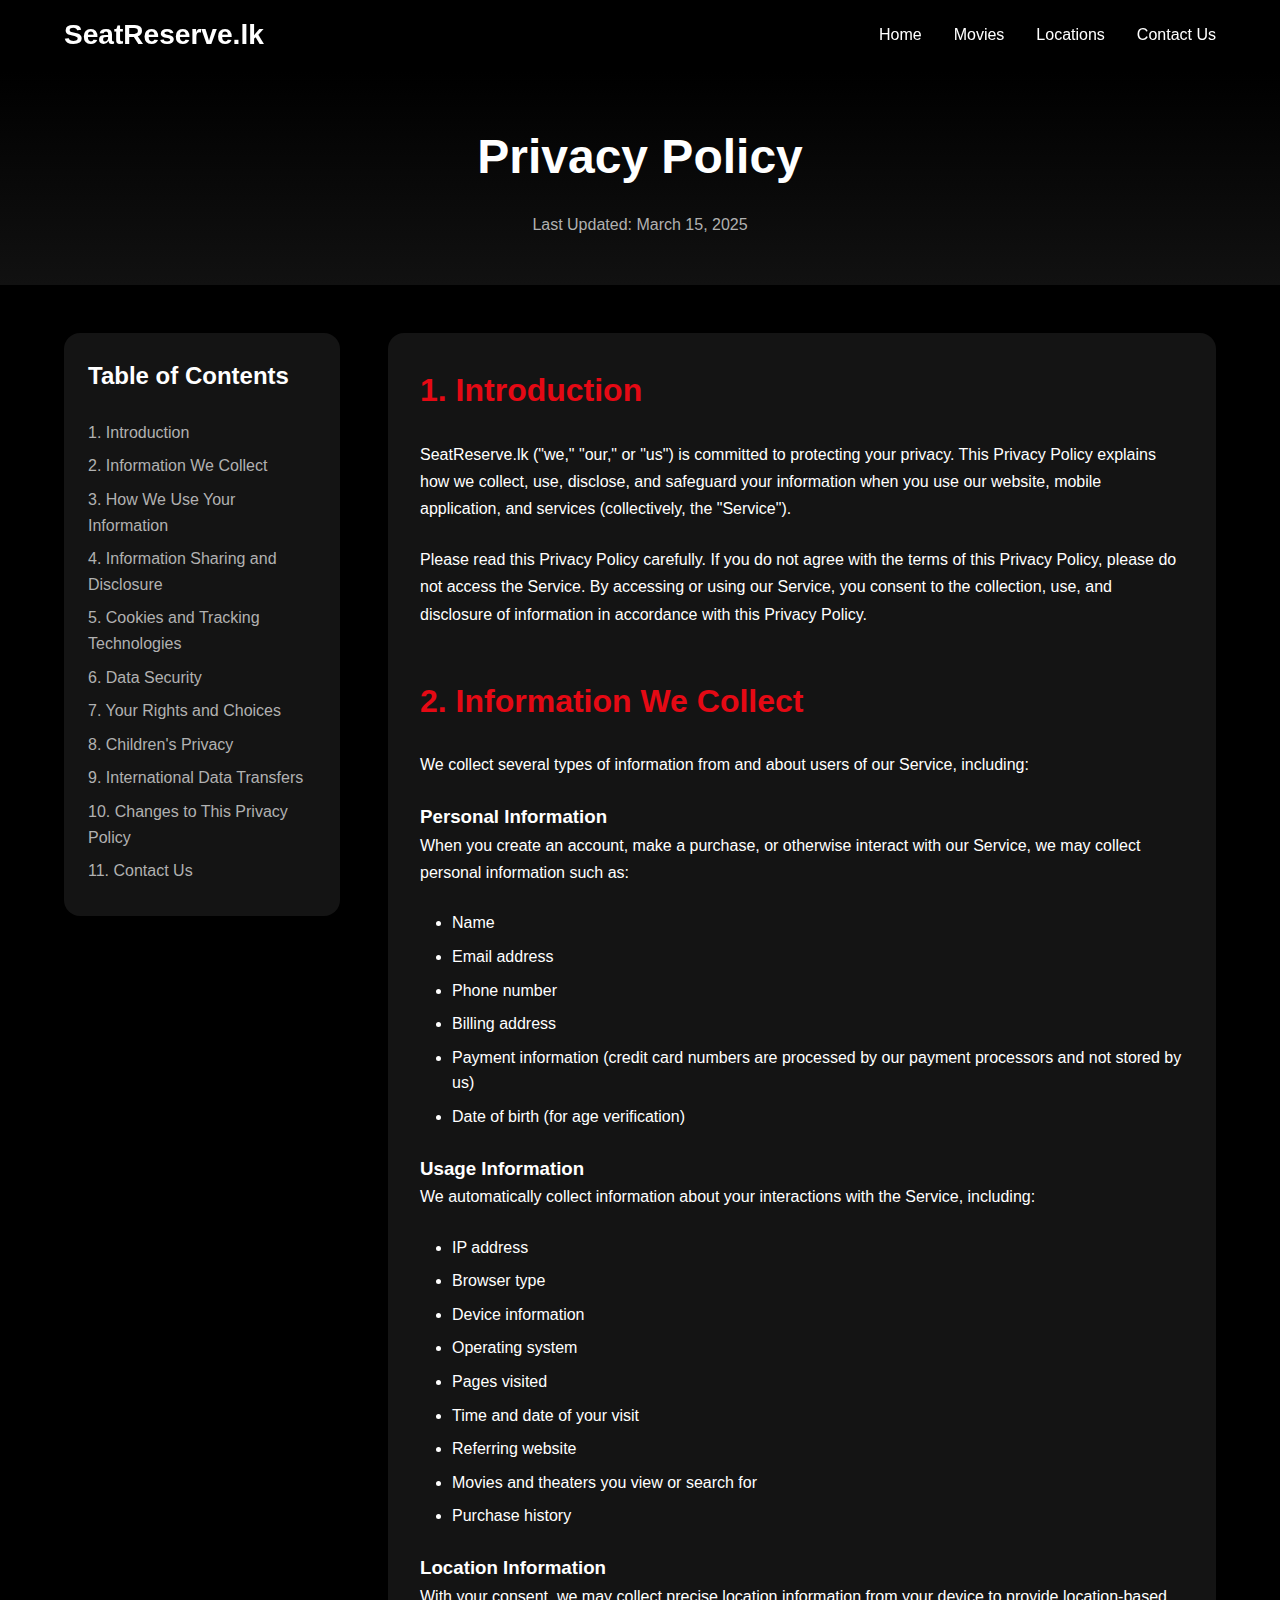
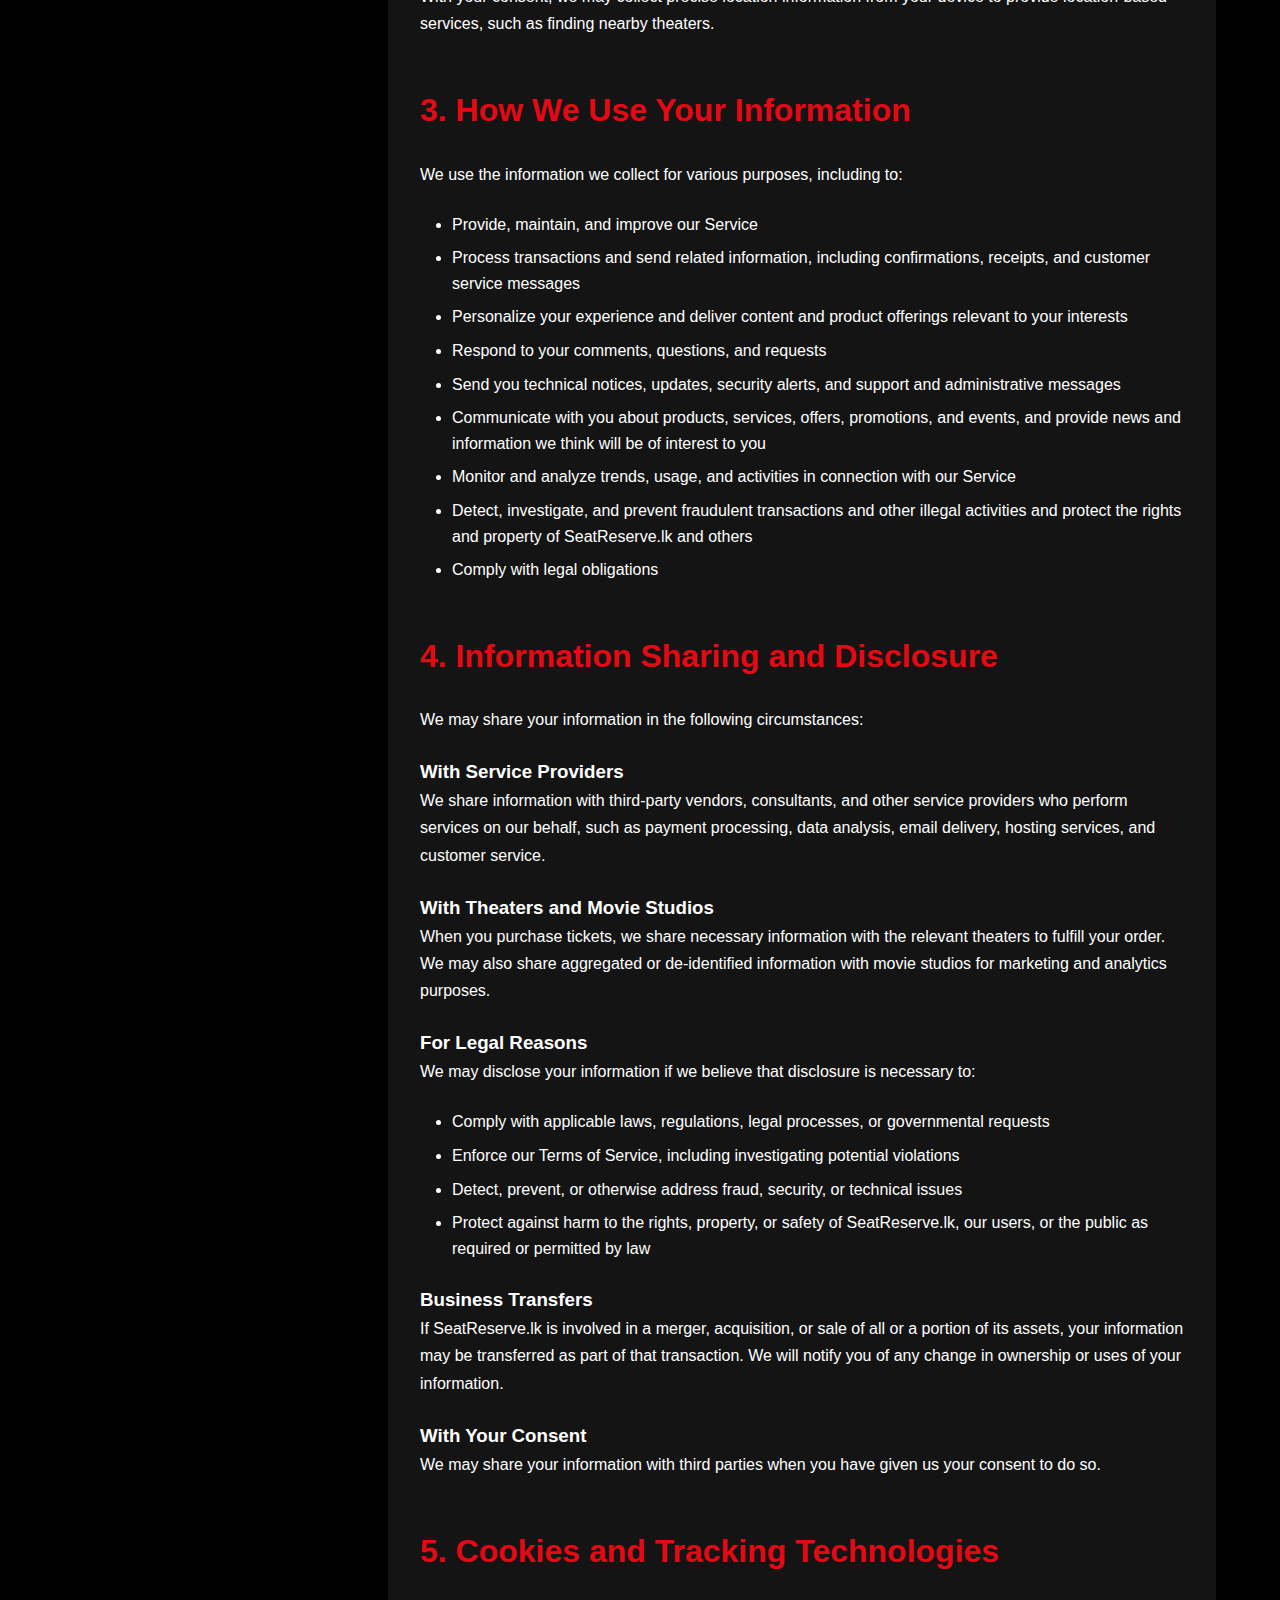
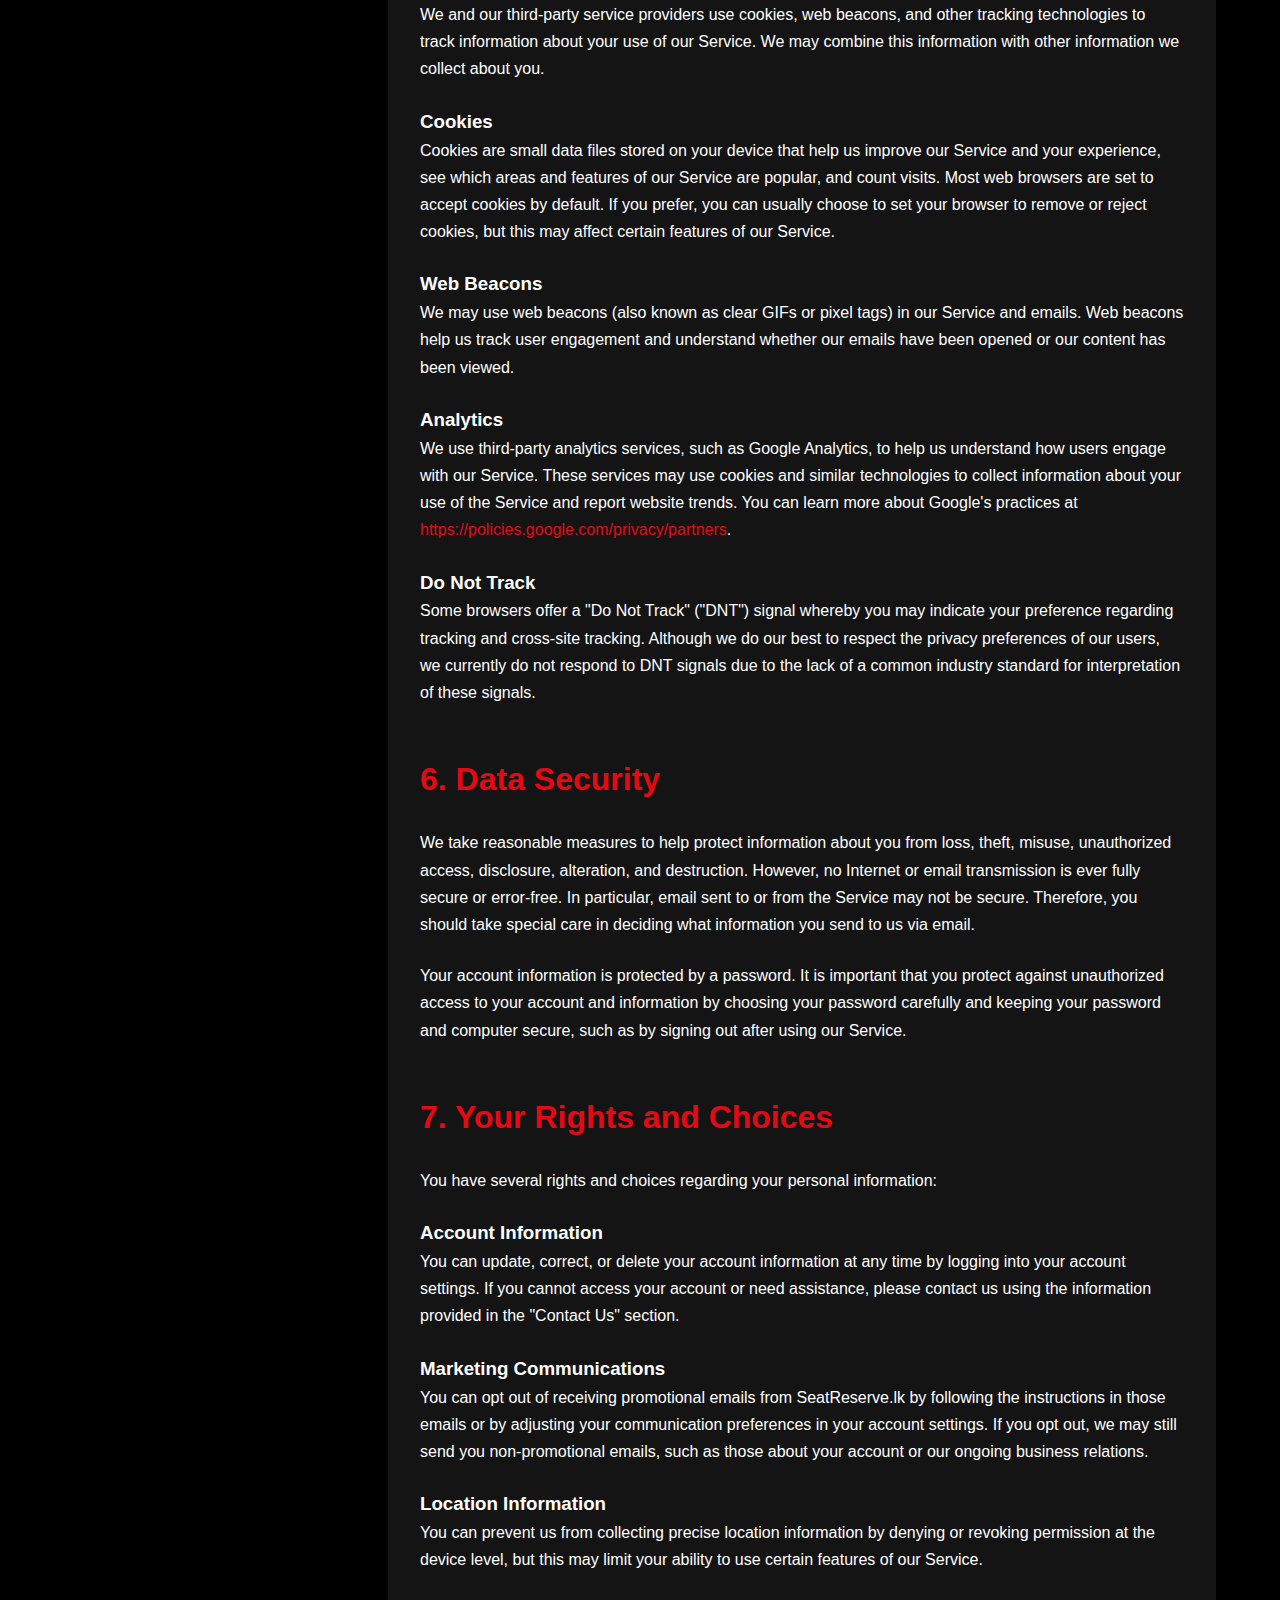
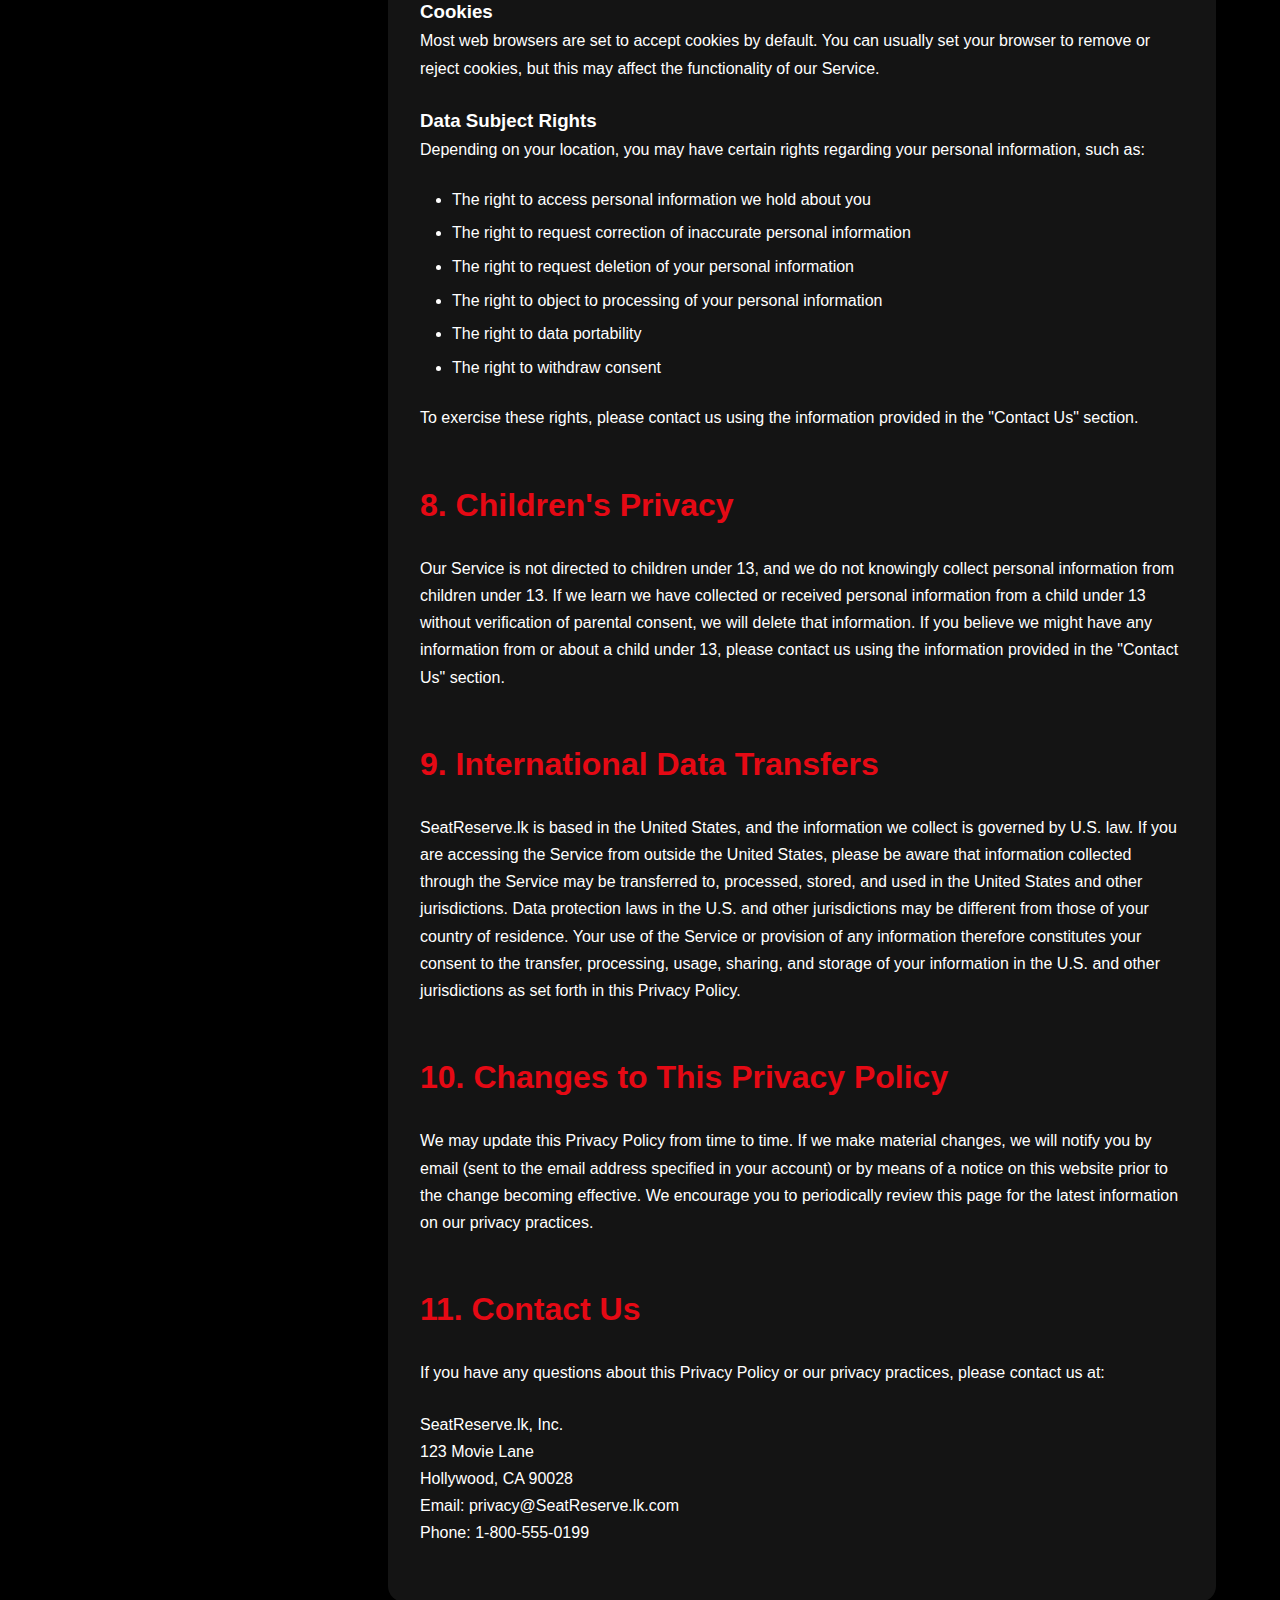
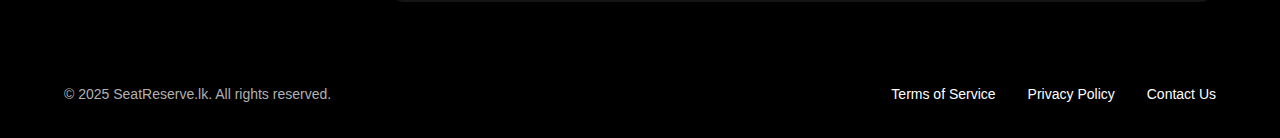
<file: privacy.html>
<!DOCTYPE html>
<html lang="en">
<head>
    <meta charset="UTF-8">
    <meta name="viewport" content="width=device-width, initial-scale=1.0">
    <title>Privacy Policy - SeatReserve.lk</title>
    <!-- Link to CSS file -->
    <link rel="stylesheet" href="css/legal.css">
    <!-- Link to Font Awesome for icons -->
    <link rel="stylesheet" href="https://cdnjs.cloudflare.com/ajax/libs/font-awesome/6.4.0/css/all.min.css">
</head>
<body>
   <!-- Header Section -->
<header>
    <div class="container">
        <div class="logo">
            <h3><a href="index.html" style="text-decoration: none; color: inherit;">SeatReserve.lk</a></h3>
        </div>
        <nav>
            <ul class="nav-links">
                <li><a href="index.html" class="active">Home</a></li>
                <li><a href="movies.html">Movies</a></li>
                <li><a href="theaters.html">Locations</a></li>
                <li><a href="contact.html">Contact Us</a></li>
            </ul>
        </nav>
        
        <div class="menu-toggle">
            <span></span>
            <span></span>
            <span></span>
        </div>
    </div>
</header>

    <!-- Main content -->
    <main>
        <!-- Legal Hero section -->
        <section class="legal-hero">
            <div class="container">
                <div class="legal-hero-content">
                    <h1>Privacy Policy</h1>
                    <p>Last Updated: March 15, 2025</p>
                </div>
            </div>
        </section>

        <!-- Legal Content section -->
        <section class="legal-content">
            <div class="container">
                <div class="legal-container">
                    <div class="legal-sidebar">
                        <h3>Table of Contents</h3>
                        <ul>
                            <li><a href="#introduction">1. Introduction</a></li>
                            <li><a href="#information">2. Information We Collect</a></li>
                            <li><a href="#usage">3. How We Use Your Information</a></li>
                            <li><a href="#sharing">4. Information Sharing and Disclosure</a></li>
                            <li><a href="#cookies">5. Cookies and Tracking Technologies</a></li>
                            <li><a href="#security">6. Data Security</a></li>
                            <li><a href="#rights">7. Your Rights and Choices</a></li>
                            <li><a href="#children">8. Children's Privacy</a></li>
                            <li><a href="#international">9. International Data Transfers</a></li>
                            <li><a href="#changes">10. Changes to This Privacy Policy</a></li>
                            <li><a href="#contact">11. Contact Us</a></li>
                        </ul>
                    </div>
                    
                    <div class="legal-text">
                        <section id="introduction">
                            <h2>1. Introduction</h2>
                            <p>SeatReserve.lk ("we," "our," or "us") is committed to protecting your privacy. This Privacy Policy explains how we collect, use, disclose, and safeguard your information when you use our website, mobile application, and services (collectively, the "Service").</p>
                            <p>Please read this Privacy Policy carefully. If you do not agree with the terms of this Privacy Policy, please do not access the Service. By accessing or using our Service, you consent to the collection, use, and disclosure of information in accordance with this Privacy Policy.</p>
                        </section>
                        
                        <section id="information">
                            <h2>2. Information We Collect</h2>
                            <p>We collect several types of information from and about users of our Service, including:</p>
                            
                            <h3>Personal Information</h3>
                            <p>When you create an account, make a purchase, or otherwise interact with our Service, we may collect personal information such as:</p>
                            <ul>
                                <li>Name</li>
                                <li>Email address</li>
                                <li>Phone number</li>
                                <li>Billing address</li>
                                <li>Payment information (credit card numbers are processed by our payment processors and not stored by us)</li>
                                <li>Date of birth (for age verification)</li>
                            </ul>
                            
                            <h3>Usage Information</h3>
                            <p>We automatically collect information about your interactions with the Service, including:</p>
                            <ul>
                                <li>IP address</li>
                                <li>Browser type</li>
                                <li>Device information</li>
                                <li>Operating system</li>
                                <li>Pages visited</li>
                                <li>Time and date of your visit</li>
                                <li>Referring website</li>
                                <li>Movies and theaters you view or search for</li>
                                <li>Purchase history</li>
                            </ul>
                            
                            <h3>Location Information</h3>
                            <p>With your consent, we may collect precise location information from your device to provide location-based services, such as finding nearby theaters.</p>
                        </section>
                        
                        <section id="usage">
                            <h2>3. How We Use Your Information</h2>
                            <p>We use the information we collect for various purposes, including to:</p>
                            <ul>
                                <li>Provide, maintain, and improve our Service</li>
                                <li>Process transactions and send related information, including confirmations, receipts, and customer service messages</li>
                                <li>Personalize your experience and deliver content and product offerings relevant to your interests</li>
                                <li>Respond to your comments, questions, and requests</li>
                                <li>Send you technical notices, updates, security alerts, and support and administrative messages</li>
                                <li>Communicate with you about products, services, offers, promotions, and events, and provide news and information we think will be of interest to you</li>
                                <li>Monitor and analyze trends, usage, and activities in connection with our Service</li>
                                <li>Detect, investigate, and prevent fraudulent transactions and other illegal activities and protect the rights and property of SeatReserve.lk and others</li>
                                <li>Comply with legal obligations</li>
                            </ul>
                        </section>
                        
                        <section id="sharing">
                            <h2>4. Information Sharing and Disclosure</h2>
                            <p>We may share your information in the following circumstances:</p>
                            
                            <h3>With Service Providers</h3>
                            <p>We share information with third-party vendors, consultants, and other service providers who perform services on our behalf, such as payment processing, data analysis, email delivery, hosting services, and customer service.</p>
                            
                            <h3>With Theaters and Movie Studios</h3>
                            <p>When you purchase tickets, we share necessary information with the relevant theaters to fulfill your order. We may also share aggregated or de-identified information with movie studios for marketing and analytics purposes.</p>
                            
                            <h3>For Legal Reasons</h3>
                            <p>We may disclose your information if we believe that disclosure is necessary to:</p>
                            <ul>
                                <li>Comply with applicable laws, regulations, legal processes, or governmental requests</li>
                                <li>Enforce our Terms of Service, including investigating potential violations</li>
                                <li>Detect, prevent, or otherwise address fraud, security, or technical issues</li>
                                <li>Protect against harm to the rights, property, or safety of SeatReserve.lk, our users, or the public as required or permitted by law</li>
                            </ul>
                            
                            <h3>Business Transfers</h3>
                            <p>If SeatReserve.lk is involved in a merger, acquisition, or sale of all or a portion of its assets, your information may be transferred as part of that transaction. We will notify you of any change in ownership or uses of your information.</p>
                            
                            <h3>With Your Consent</h3>
                            <p>We may share your information with third parties when you have given us your consent to do so.</p>
                        </section>
                        
                        <section id="cookies">
                            <h2>5. Cookies and Tracking Technologies</h2>
                            <p>We and our third-party service providers use cookies, web beacons, and other tracking technologies to track information about your use of our Service. We may combine this information with other information we collect about you.</p>
                            
                            <h3>Cookies</h3>
                            <p>Cookies are small data files stored on your device that help us improve our Service and your experience, see which areas and features of our Service are popular, and count visits. Most web browsers are set to accept cookies by default. If you prefer, you can usually choose to set your browser to remove or reject cookies, but this may affect certain features of our Service.</p>
                            
                            <h3>Web Beacons</h3>
                            <p>We may use web beacons (also known as clear GIFs or pixel tags) in our Service and emails. Web beacons help us track user engagement and understand whether our emails have been opened or our content has been viewed.</p>
                            
                            <h3>Analytics</h3>
                            <p>We use third-party analytics services, such as Google Analytics, to help us understand how users engage with our Service. These services may use cookies and similar technologies to collect information about your use of the Service and report website trends. You can learn more about Google's practices at <a href="https://policies.google.com/privacy/partners" target="_blank">https://policies.google.com/privacy/partners</a>.</p>
                            
                            <h3>Do Not Track</h3>
                            <p>Some browsers offer a "Do Not Track" ("DNT") signal whereby you may indicate your preference regarding tracking and cross-site tracking. Although we do our best to respect the privacy preferences of our users, we currently do not respond to DNT signals due to the lack of a common industry standard for interpretation of these signals.</p>
                        </section>
                        
                        <section id="security">
                            <h2>6. Data Security</h2>
                            <p>We take reasonable measures to help protect information about you from loss, theft, misuse, unauthorized access, disclosure, alteration, and destruction. However, no Internet or email transmission is ever fully secure or error-free. In particular, email sent to or from the Service may not be secure. Therefore, you should take special care in deciding what information you send to us via email.</p>
                            <p>Your account information is protected by a password. It is important that you protect against unauthorized access to your account and information by choosing your password carefully and keeping your password and computer secure, such as by signing out after using our Service.</p>
                        </section>
                        
                        <section id="rights">
                            <h2>7. Your Rights and Choices</h2>
                            <p>You have several rights and choices regarding your personal information:</p>
                            
                            <h3>Account Information</h3>
                            <p>You can update, correct, or delete your account information at any time by logging into your account settings. If you cannot access your account or need assistance, please contact us using the information provided in the "Contact Us" section.</p>
                            
                            <h3>Marketing Communications</h3>
                            <p>You can opt out of receiving promotional emails from SeatReserve.lk by following the instructions in those emails or by adjusting your communication preferences in your account settings. If you opt out, we may still send you non-promotional emails, such as those about your account or our ongoing business relations.</p>
                            
                            <h3>Location Information</h3>
                            <p>You can prevent us from collecting precise location information by denying or revoking permission at the device level, but this may limit your ability to use certain features of our Service.</p>
                            
                            <h3>Cookies</h3>
                            <p>Most web browsers are set to accept cookies by default. You can usually set your browser to remove or reject cookies, but this may affect the functionality of our Service.</p>
                            
                            <h3>Data Subject Rights</h3>
                            <p>Depending on your location, you may have certain rights regarding your personal information, such as:</p>
                            <ul>
                                <li>The right to access personal information we hold about you</li>
                                <li>The right to request correction of inaccurate personal information</li>
                                <li>The right to request deletion of your personal information</li>
                                <li>The right to object to processing of your personal information</li>
                                <li>The right to data portability</li>
                                <li>The right to withdraw consent</li>
                            </ul>
                            <p>To exercise these rights, please contact us using the information provided in the "Contact Us" section.</p>
                        </section>
                        
                        <section id="children">
                            <h2>8. Children's Privacy</h2>
                            <p>Our Service is not directed to children under 13, and we do not knowingly collect personal information from children under 13. If we learn we have collected or received personal information from a child under 13 without verification of parental consent, we will delete that information. If you believe we might have any information from or about a child under 13, please contact us using the information provided in the "Contact Us" section.</p>
                        </section>
                        
                        <section id="international">
                            <h2>9. International Data Transfers</h2>
                            <p>SeatReserve.lk is based in the United States, and the information we collect is governed by U.S. law. If you are accessing the Service from outside the United States, please be aware that information collected through the Service may be transferred to, processed, stored, and used in the United States and other jurisdictions. Data protection laws in the U.S. and other jurisdictions may be different from those of your country of residence. Your use of the Service or provision of any information therefore constitutes your consent to the transfer, processing, usage, sharing, and storage of your information in the U.S. and other jurisdictions as set forth in this Privacy Policy.</p>
                        </section>
                        
                        <section id="changes">
                            <h2>10. Changes to This Privacy Policy</h2>
                            <p>We may update this Privacy Policy from time to time. If we make material changes, we will notify you by email (sent to the email address specified in your account) or by means of a notice on this website prior to the change becoming effective. We encourage you to periodically review this page for the latest information on our privacy practices.</p>
                        </section>
                        
                        <section id="contact">
                            <h2>11. Contact Us</h2>
                            <p>If you have any questions about this Privacy Policy or our privacy practices, please contact us at:</p>
                            <p>SeatReserve.lk, Inc.<br>
                            123 Movie Lane<br>
                            Hollywood, CA 90028<br>
                            Email: privacy@SeatReserve.lk.com<br>
                            Phone: 1-800-555-0199</p>
                        </section>
                    </div>
                </div>
            </div>
        </section>
    </main>

   <!-- Footer section -->
        <footer>
            <div class="container">
                <div class="footer-content">
                    <div class="copyright">
                        <p>&copy; 2025 SeatReserve.lk. All rights reserved.</p>
                    </div>
                    <div class="footer-links">
                        <a href="terms.html">Terms of Service</a>
                        <a href="privacy.html">Privacy Policy</a>
                        <a href="contact.html">Contact Us</a>
                    </div>
                </div>
            </div>
        </footer>
    <!-- Link to JavaScript file -->
    <script src="js/legal.js"></script>
</body>
</html>
</file>
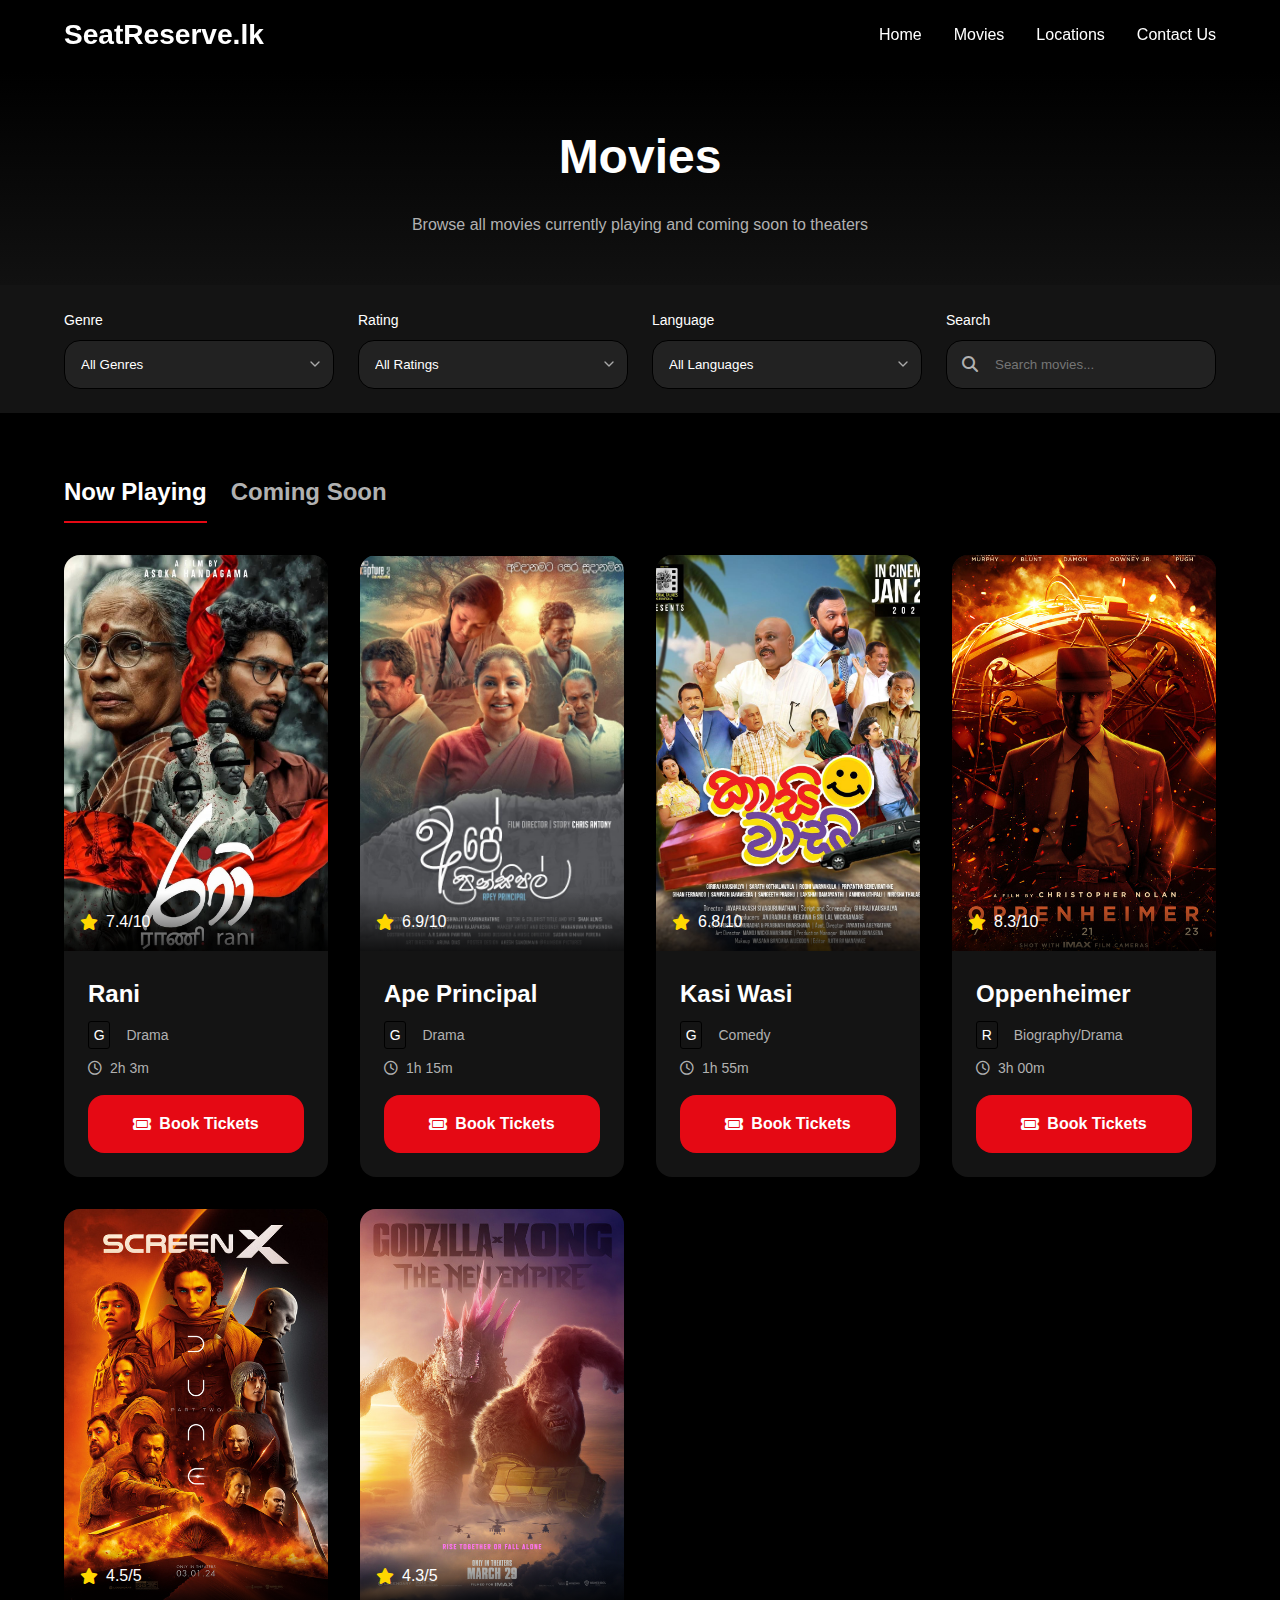
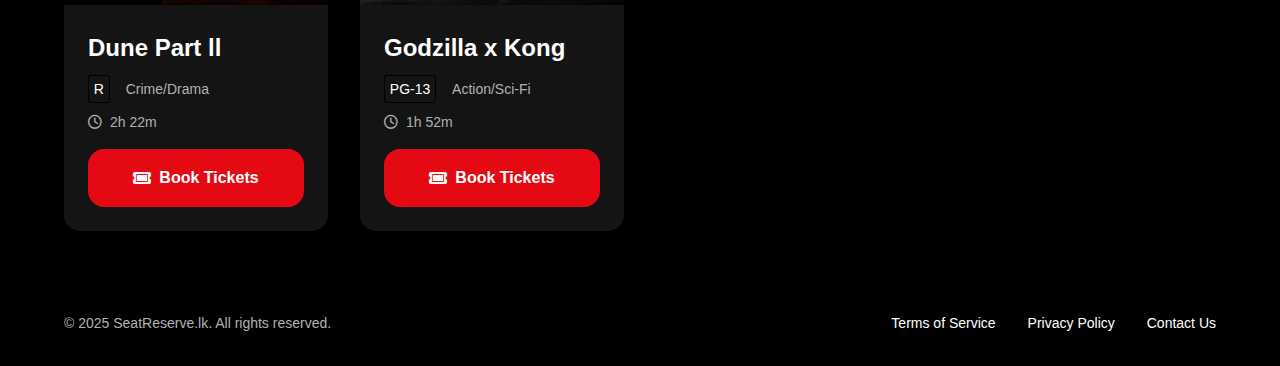
<file: seat-selection.html>
<!DOCTYPE html>
<html lang="en">
<head>
   <meta charset="UTF-8">
   <meta name="viewport" content="width=device-width, initial-scale=1.0">
   <title>Seat Selection - SeatReserve.lk</title>
   <!-- Link to CSS file -->
   <link rel="stylesheet" href="css/seat-selection.css">
   <!-- Link to Font Awesome for icons -->
   <link rel="stylesheet" href="https://cdnjs.cloudflare.com/ajax/libs/font-awesome/6.4.0/css/all.min.css">
</head>
<body>
  <!-- Header Section -->
<header>
   <div class="container">
       <div class="logo">
           <h3><a href="index.html" style="text-decoration: none; color: inherit;">SeatReserve.lk</a></h3>
       </div>
       <nav>
           <ul class="nav-links">
               <li><a href="index.html">Home</a></li>
               <li><a href="movies.html" class="active">Movies</a></li>
               <li><a href="theaters.html">Locations</a></li>
               <li><a href="contact.html">Contact Us</a></li>
           </ul>
       </nav>
       <div class="menu-toggle">
           <span></span>
           <span></span>
           <span></span>
       </div>
   </div>
</header>

   <!-- Main content -->
   <main>
       <!-- Movie Info section -->
       <section class="movie-info-bar">
           <div class="container">
               <div class="movie-info">
                   <h1 id="movie-title">Movie Title</h1>
                   <div class="movie-details">
                       <span id="theater-name">Theater Name</span>
                       <span class="separator">|</span>
                       <span id="showtime">Showtime</span>
                       <span class="separator">|</span>
                       <span id="movie-date">Date</span>
                   </div>
               </div>
               <div class="timer">
                   <i class="fa-regular fa-clock"></i>
                   <span id="countdown">10:00</span>
               </div>
           </div>
       </section>

       <!-- Seat Selection section -->
       <section class="seat-selection">
           <div class="container">
               <div class="seat-selection-container">
                   <div class="screen-container">
                       <div class="screen">SCREEN</div>
                   </div>
                   
                   <div class="seating-chart" id="seating-chart">
                       <!-- Seating chart will be dynamically generated by JavaScript -->
                   </div>
                   
                   <div class="seat-legend">
                       <div class="legend-item">
                           <div class="seat available"></div>
                           <span>Available</span>
                       </div>
                       <div class="legend-item">
                           <div class="seat selected"></div>
                           <span>Selected</span>
                       </div>
                       <div class="legend-item">
                           <div class="seat premium"></div>
                           <span>Premium</span>
                       </div>
                       <div class="legend-item">
                           <div class="seat occupied"></div>
                           <span>Occupied</span>
                       </div>
                   </div>
               </div>
               
               <div class="selection-summary">
                   <div class="selected-seats">
                       <h2>Selected Seats</h2>
                       <div class="selected-seats-list" id="selected-seats-list">
                           <p class="no-seats">No seats selected</p>
                       </div>
                   </div>
                   
                   <div class="ticket-summary">
                       <h2>Ticket Summary</h2>
                       <div class="ticket-types">
                           <div class="ticket-type">
                               <div class="ticket-type-info">
                                   <span>Adult</span>
                                   <span class="ticket-price">$14.50</span>
                               </div>
                               <div class="ticket-quantity">
                                   <button class="quantity-btn minus" data-type="adult">-</button>
                                   <span class="quantity" id="adult-quantity">0</span>
                                   <button class="quantity-btn plus" data-type="adult">+</button>
                               </div>
                           </div>
                           <div class="ticket-type">
                               <div class="ticket-type-info">
                                   <span>Child</span>
                                   <span class="ticket-price">$9.50</span>
                               </div>
                               <div class="ticket-quantity">
                                   <button class="quantity-btn minus" data-type="child">-</button>
                                   <span class="quantity" id="child-quantity">0</span>
                                   <button class="quantity-btn plus" data-type="child">+</button>
                               </div>
                           </div>
                           <div class="ticket-type">
                               <div class="ticket-type-info">
                                   <span>Senior</span>
                                   <span class="ticket-price">$12.50</span>
                               </div>
                               <div class="ticket-quantity">
                                   <button class="quantity-btn minus" data-type="senior">-</button>
                                   <span class="quantity" id="senior-quantity">0</span>
                                   <button class="quantity-btn plus" data-type="senior">+</button>
                               </div>
                           </div>
                       </div>
                       
                       <div class="total-section">
                           <div class="total-row">
                               <span>Subtotal</span>
                               <span id="subtotal">$0.00</span>
                           </div>
                           <div class="total-row">
                               <span>Convenience Fee</span>
                               <span id="fee">$0.00</span>
                           </div>
                           <div class="total-row total">
                               <span>Total</span>
                               <span id="total">$0.00</span>
                           </div>
                       </div>
                       
                       <button class="continue-btn" id="continue-btn" disabled>
                           Continue to Checkout
                       </button>
                   </div>
               </div>
           </div>
       </section>
   </main>

   <!-- Footer section -->
   <footer>
       <div class="container">
           <div class="footer-content">
               <div class="copyright">
                   <p>&copy; 2025 SeatReserve.lk. All rights reserved.</p>
               </div>
               <div class="footer-links">
                   <a href="terms.html">Terms of Service</a>
                   <a href="privacy.html">Privacy Policy</a>
                   <a href="contact.html">Contact Us</a>
               </div>
           </div>
       </div>
   </footer>

   <!-- Link to JavaScript file -->
   <script src="js/seat-selection.js"></script>
</body>
</html>
</file>
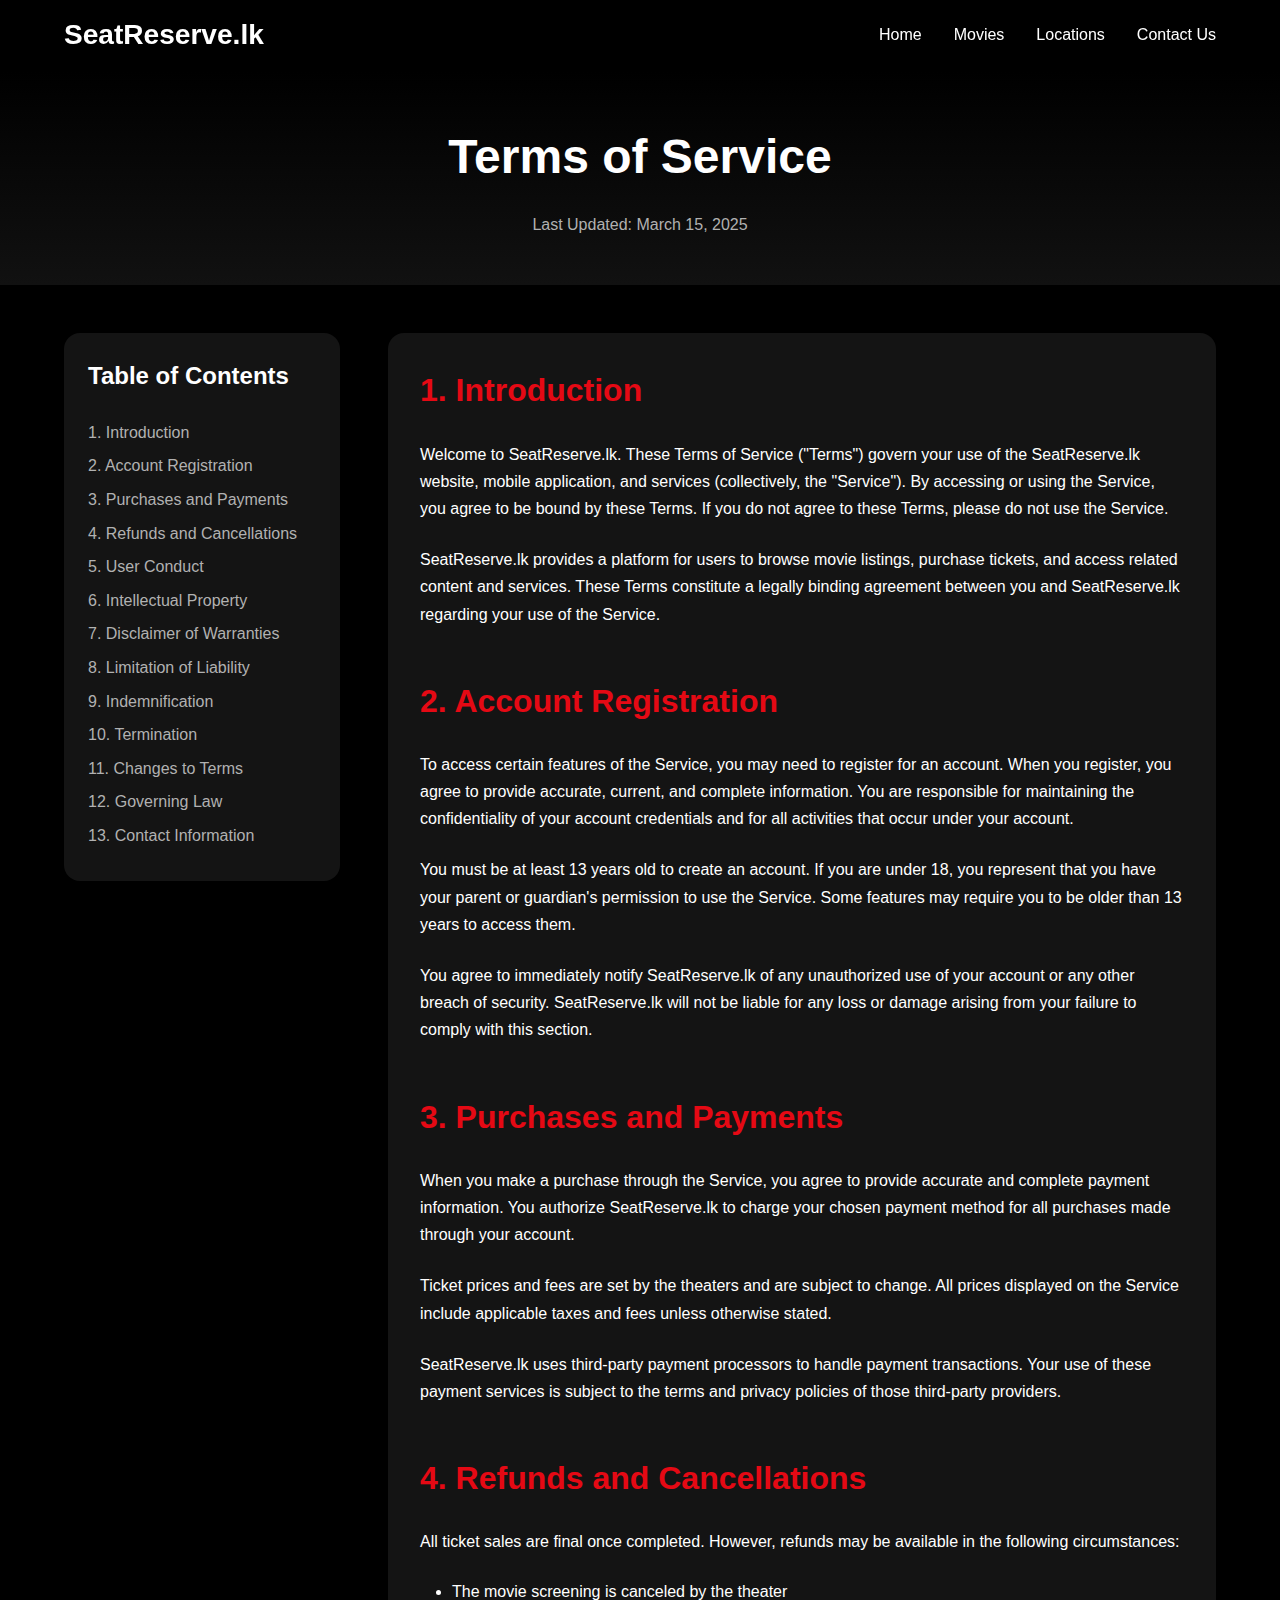
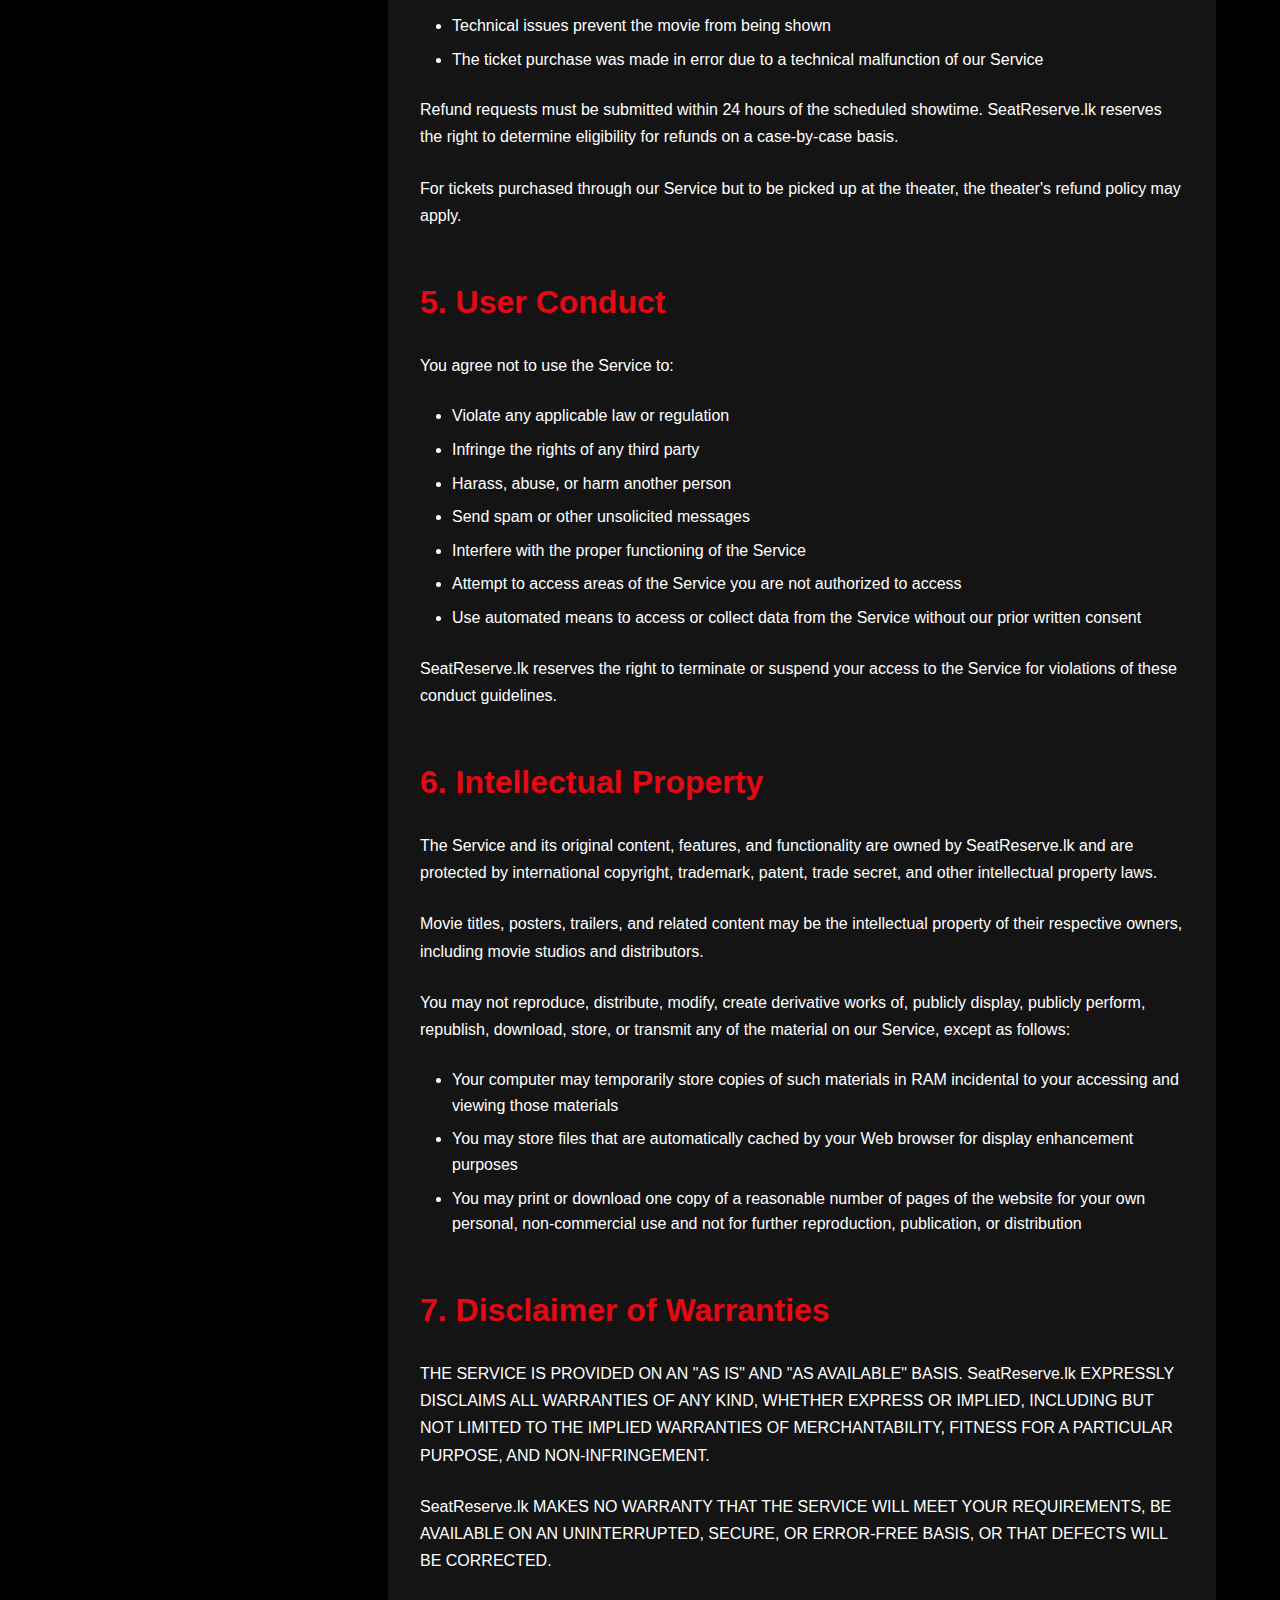
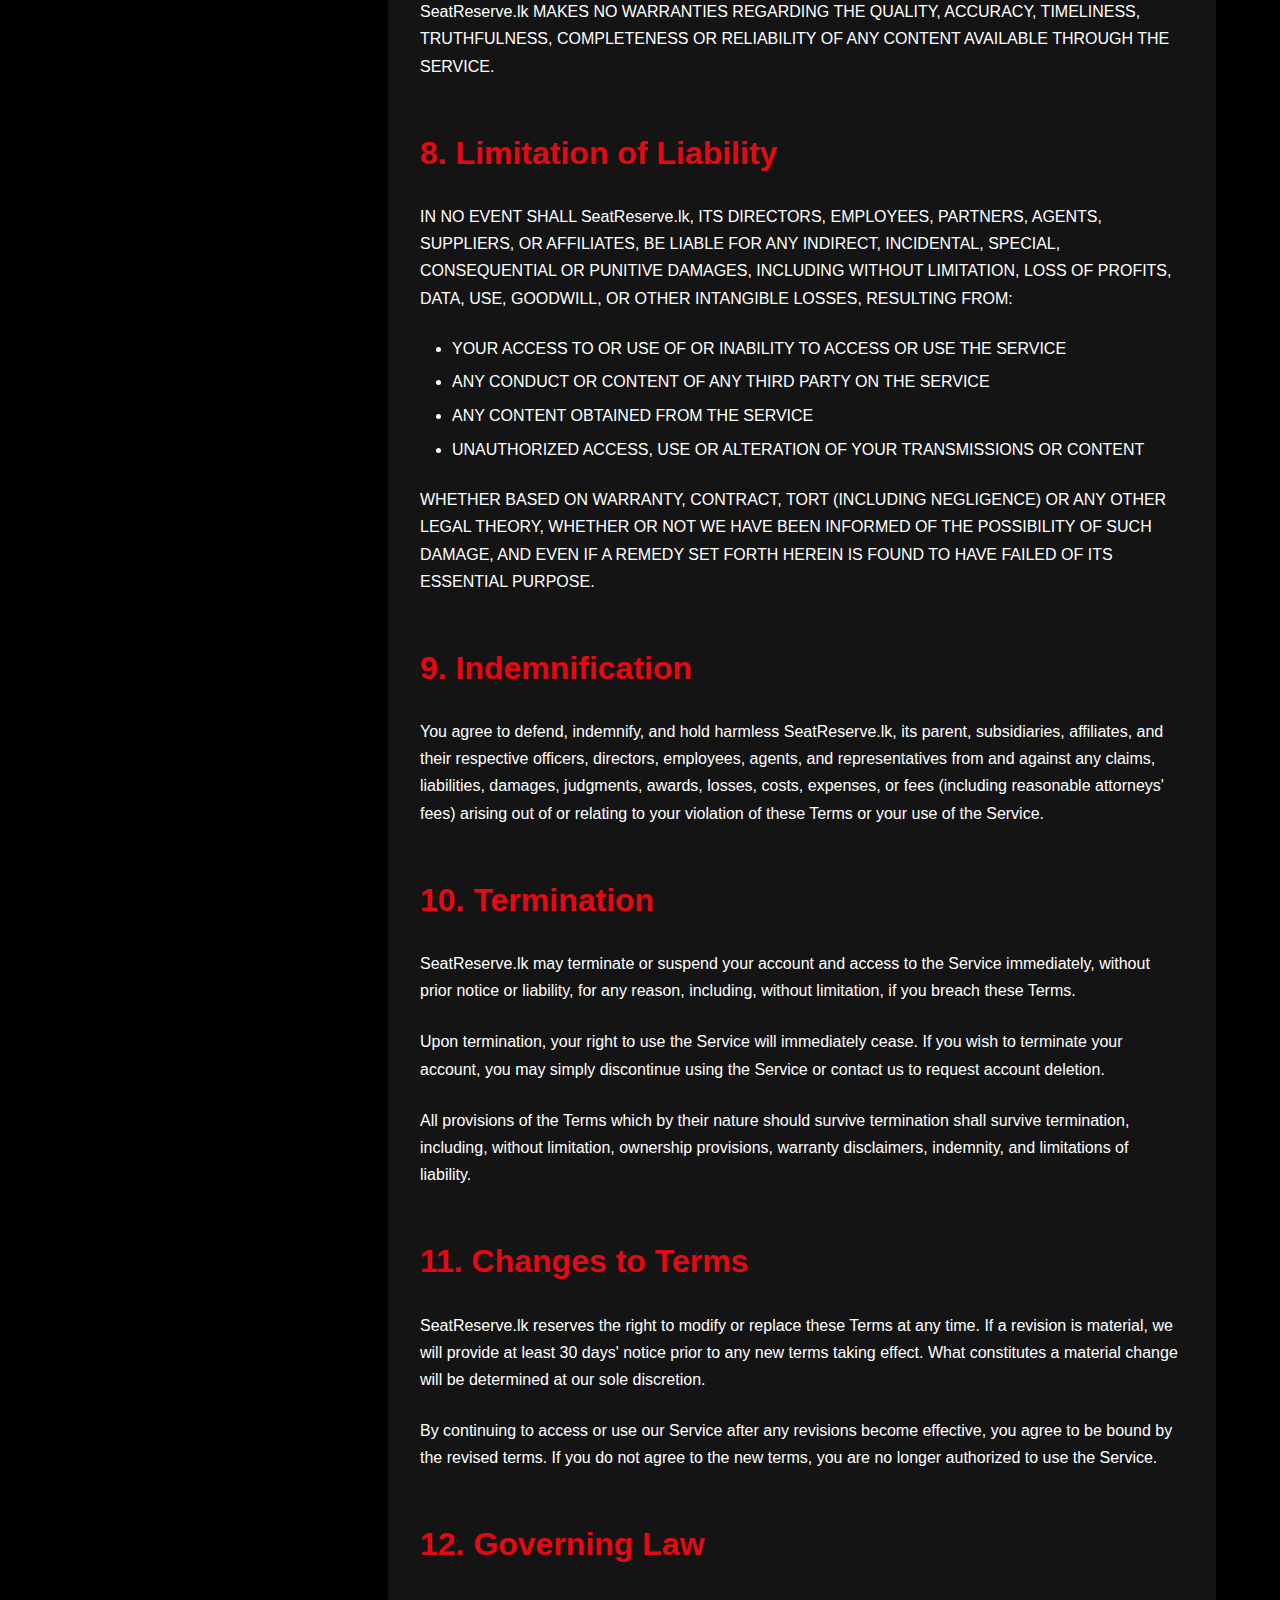
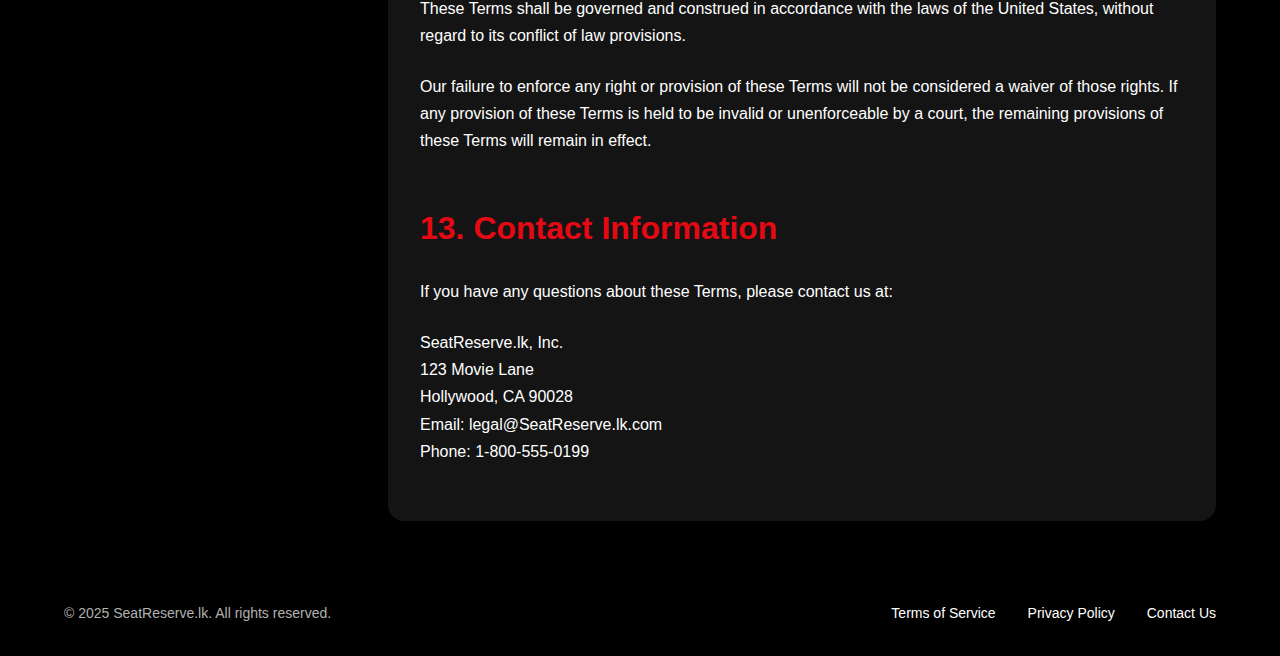
<file: terms.html>
<!DOCTYPE html>
<html lang="en">
<head>
    <meta charset="UTF-8">
    <meta name="viewport" content="width=device-width, initial-scale=1.0">
    <title>Terms of Service - SeatReserve.lk</title>
    <!-- Link to CSS file -->
    <link rel="stylesheet" href="css/legal.css">
    <!-- Link to Font Awesome for icons -->
    <link rel="stylesheet" href="https://cdnjs.cloudflare.com/ajax/libs/font-awesome/6.4.0/css/all.min.css">
</head>
<body>
   <!-- Header Section -->
<header>
    <div class="container">
        <div class="logo">
            <h3><a href="index.html" style="text-decoration: none; color: inherit;">SeatReserve.lk</a></h3>
        </div>
        <nav>
            <ul class="nav-links">
                <li><a href="index.html" class="active">Home</a></li>
                <li><a href="movies.html">Movies</a></li>
                <li><a href="theaters.html">Locations</a></li>
                <li><a href="contact.html">Contact Us</a></li>
            </ul>
        </nav>
        <div class="menu-toggle">
            <span></span>
            <span></span>
            <span></span>
        </div>
    </div>
</header>

    <!-- Main content -->
    <main>
        <!-- Legal Hero section -->
        <section class="legal-hero">
            <div class="container">
                <div class="legal-hero-content">
                    <h1>Terms of Service</h1>
                    <p>Last Updated: March 15, 2025</p>
                </div>
            </div>
        </section>

        <!-- Legal Content section -->
        <section class="legal-content">
            <div class="container">
                <div class="legal-container">
                    <div class="legal-sidebar">
                        <h3>Table of Contents</h3>
                        <ul>
                            <li><a href="#introduction">1. Introduction</a></li>
                            <li><a href="#account">2. Account Registration</a></li>
                            <li><a href="#purchases">3. Purchases and Payments</a></li>
                            <li><a href="#refunds">4. Refunds and Cancellations</a></li>
                            <li><a href="#conduct">5. User Conduct</a></li>
                            <li><a href="#intellectual">6. Intellectual Property</a></li>
                            <li><a href="#disclaimer">7. Disclaimer of Warranties</a></li>
                            <li><a href="#limitation">8. Limitation of Liability</a></li>
                            <li><a href="#indemnification">9. Indemnification</a></li>
                            <li><a href="#termination">10. Termination</a></li>
                            <li><a href="#changes">11. Changes to Terms</a></li>
                            <li><a href="#governing">12. Governing Law</a></li>
                            <li><a href="#contact">13. Contact Information</a></li>
                        </ul>
                    </div>
                    
                    <div class="legal-text">
                        <section id="introduction">
                            <h2>1. Introduction</h2>
                            <p>Welcome to SeatReserve.lk. These Terms of Service ("Terms") govern your use of the SeatReserve.lk website, mobile application, and services (collectively, the "Service"). By accessing or using the Service, you agree to be bound by these Terms. If you do not agree to these Terms, please do not use the Service.</p>
                            <p>SeatReserve.lk provides a platform for users to browse movie listings, purchase tickets, and access related content and services. These Terms constitute a legally binding agreement between you and SeatReserve.lk regarding your use of the Service.</p>
                        </section>
                        
                        <section id="account">
                            <h2>2. Account Registration</h2>
                            <p>To access certain features of the Service, you may need to register for an account. When you register, you agree to provide accurate, current, and complete information. You are responsible for maintaining the confidentiality of your account credentials and for all activities that occur under your account.</p>
                            <p>You must be at least 13 years old to create an account. If you are under 18, you represent that you have your parent or guardian's permission to use the Service. Some features may require you to be older than 13 years to access them.</p>
                            <p>You agree to immediately notify SeatReserve.lk of any unauthorized use of your account or any other breach of security. SeatReserve.lk will not be liable for any loss or damage arising from your failure to comply with this section.</p>
                        </section>
                        
                        <section id="purchases">
                            <h2>3. Purchases and Payments</h2>
                            <p>When you make a purchase through the Service, you agree to provide accurate and complete payment information. You authorize SeatReserve.lk to charge your chosen payment method for all purchases made through your account.</p>
                            <p>Ticket prices and fees are set by the theaters and are subject to change. All prices displayed on the Service include applicable taxes and fees unless otherwise stated.</p>
                            <p>SeatReserve.lk uses third-party payment processors to handle payment transactions. Your use of these payment services is subject to the terms and privacy policies of those third-party providers.</p>
                        </section>
                        
                        <section id="refunds">
                            <h2>4. Refunds and Cancellations</h2>
                            <p>All ticket sales are final once completed. However, refunds may be available in the following circumstances:</p>
                            <ul>
                                <li>The movie screening is canceled by the theater</li>
                                <li>Technical issues prevent the movie from being shown</li>
                                <li>The ticket purchase was made in error due to a technical malfunction of our Service</li>
                            </ul>
                            <p>Refund requests must be submitted within 24 hours of the scheduled showtime. SeatReserve.lk reserves the right to determine eligibility for refunds on a case-by-case basis.</p>
                            <p>For tickets purchased through our Service but to be picked up at the theater, the theater's refund policy may apply.</p>
                        </section>
                        
                        <section id="conduct">
                            <h2>5. User Conduct</h2>
                            <p>You agree not to use the Service to:</p>
                            <ul>
                                <li>Violate any applicable law or regulation</li>
                                <li>Infringe the rights of any third party</li>
                                <li>Harass, abuse, or harm another person</li>
                                <li>Send spam or other unsolicited messages</li>
                                <li>Interfere with the proper functioning of the Service</li>
                                <li>Attempt to access areas of the Service you are not authorized to access</li>
                                <li>Use automated means to access or collect data from the Service without our prior written consent</li>
                            </ul>
                            <p>SeatReserve.lk reserves the right to terminate or suspend your access to the Service for violations of these conduct guidelines.</p>
                        </section>
                        
                        <section id="intellectual">
                            <h2>6. Intellectual Property</h2>
                            <p>The Service and its original content, features, and functionality are owned by SeatReserve.lk and are protected by international copyright, trademark, patent, trade secret, and other intellectual property laws.</p>
                            <p>Movie titles, posters, trailers, and related content may be the intellectual property of their respective owners, including movie studios and distributors.</p>
                            <p>You may not reproduce, distribute, modify, create derivative works of, publicly display, publicly perform, republish, download, store, or transmit any of the material on our Service, except as follows:</p>
                            <ul>
                                <li>Your computer may temporarily store copies of such materials in RAM incidental to your accessing and viewing those materials</li>
                                <li>You may store files that are automatically cached by your Web browser for display enhancement purposes</li>
                                <li>You may print or download one copy of a reasonable number of pages of the website for your own personal, non-commercial use and not for further reproduction, publication, or distribution</li>
                            </ul>
                        </section>
                        
                        <section id="disclaimer">
                            <h2>7. Disclaimer of Warranties</h2>
                            <p>THE SERVICE IS PROVIDED ON AN "AS IS" AND "AS AVAILABLE" BASIS. SeatReserve.lk EXPRESSLY DISCLAIMS ALL WARRANTIES OF ANY KIND, WHETHER EXPRESS OR IMPLIED, INCLUDING BUT NOT LIMITED TO THE IMPLIED WARRANTIES OF MERCHANTABILITY, FITNESS FOR A PARTICULAR PURPOSE, AND NON-INFRINGEMENT.</p>
                            <p>SeatReserve.lk MAKES NO WARRANTY THAT THE SERVICE WILL MEET YOUR REQUIREMENTS, BE AVAILABLE ON AN UNINTERRUPTED, SECURE, OR ERROR-FREE BASIS, OR THAT DEFECTS WILL BE CORRECTED.</p>
                            <p>SeatReserve.lk MAKES NO WARRANTIES REGARDING THE QUALITY, ACCURACY, TIMELINESS, TRUTHFULNESS, COMPLETENESS OR RELIABILITY OF ANY CONTENT AVAILABLE THROUGH THE SERVICE.</p>
                        </section>
                        
                        <section id="limitation">
                            <h2>8. Limitation of Liability</h2>
                            <p>IN NO EVENT SHALL SeatReserve.lk, ITS DIRECTORS, EMPLOYEES, PARTNERS, AGENTS, SUPPLIERS, OR AFFILIATES, BE LIABLE FOR ANY INDIRECT, INCIDENTAL, SPECIAL, CONSEQUENTIAL OR PUNITIVE DAMAGES, INCLUDING WITHOUT LIMITATION, LOSS OF PROFITS, DATA, USE, GOODWILL, OR OTHER INTANGIBLE LOSSES, RESULTING FROM:</p>
                            <ul>
                                <li>YOUR ACCESS TO OR USE OF OR INABILITY TO ACCESS OR USE THE SERVICE</li>
                                <li>ANY CONDUCT OR CONTENT OF ANY THIRD PARTY ON THE SERVICE</li>
                                <li>ANY CONTENT OBTAINED FROM THE SERVICE</li>
                                <li>UNAUTHORIZED ACCESS, USE OR ALTERATION OF YOUR TRANSMISSIONS OR CONTENT</li>
                            </ul>
                            <p>WHETHER BASED ON WARRANTY, CONTRACT, TORT (INCLUDING NEGLIGENCE) OR ANY OTHER LEGAL THEORY, WHETHER OR NOT WE HAVE BEEN INFORMED OF THE POSSIBILITY OF SUCH DAMAGE, AND EVEN IF A REMEDY SET FORTH HEREIN IS FOUND TO HAVE FAILED OF ITS ESSENTIAL PURPOSE.</p>
                        </section>
                        
                        <section id="indemnification">
                            <h2>9. Indemnification</h2>
                            <p>You agree to defend, indemnify, and hold harmless SeatReserve.lk, its parent, subsidiaries, affiliates, and their respective officers, directors, employees, agents, and representatives from and against any claims, liabilities, damages, judgments, awards, losses, costs, expenses, or fees (including reasonable attorneys' fees) arising out of or relating to your violation of these Terms or your use of the Service.</p>
                        </section>
                        
                        <section id="termination">
                            <h2>10. Termination</h2>
                            <p>SeatReserve.lk may terminate or suspend your account and access to the Service immediately, without prior notice or liability, for any reason, including, without limitation, if you breach these Terms.</p>
                            <p>Upon termination, your right to use the Service will immediately cease. If you wish to terminate your account, you may simply discontinue using the Service or contact us to request account deletion.</p>
                            <p>All provisions of the Terms which by their nature should survive termination shall survive termination, including, without limitation, ownership provisions, warranty disclaimers, indemnity, and limitations of liability.</p>
                        </section>
                        
                        <section id="changes">
                            <h2>11. Changes to Terms</h2>
                            <p>SeatReserve.lk reserves the right to modify or replace these Terms at any time. If a revision is material, we will provide at least 30 days' notice prior to any new terms taking effect. What constitutes a material change will be determined at our sole discretion.</p>
                            <p>By continuing to access or use our Service after any revisions become effective, you agree to be bound by the revised terms. If you do not agree to the new terms, you are no longer authorized to use the Service.</p>
                        </section>
                        
                        <section id="governing">
                            <h2>12. Governing Law</h2>
                            <p>These Terms shall be governed and construed in accordance with the laws of the United States, without regard to its conflict of law provisions.</p>
                            <p>Our failure to enforce any right or provision of these Terms will not be considered a waiver of those rights. If any provision of these Terms is held to be invalid or unenforceable by a court, the remaining provisions of these Terms will remain in effect.</p>
                        </section>
                        
                        <section id="contact">
                            <h2>13. Contact Information</h2>
                            <p>If you have any questions about these Terms, please contact us at:</p>
                            <p>SeatReserve.lk, Inc.<br>
                            123 Movie Lane<br>
                            Hollywood, CA 90028<br>
                            Email: legal@SeatReserve.lk.com<br>
                            Phone: 1-800-555-0199</p>
                        </section>
                    </div>
                </div>
            </div>
        </section>
    </main>

    <!-- Footer section -->
    <footer>
        <div class="container">
            <div class="footer-content">
                <div class="copyright">
                    <p>&copy; 2025 SeatReserve.lk. All rights reserved.</p>
                </div>
                <div class="footer-links">
                    <a href="terms.html">Terms of Service</a>
                    <a href="privacy.html">Privacy Policy</a>
                    <a href="contact.html">Contact Us</a>
                </div>
            </div>
        </div>
    </footer>

    <!-- Link to JavaScript file -->
    <script src="js/legal.js"></script>
</body>
</html>
</file>
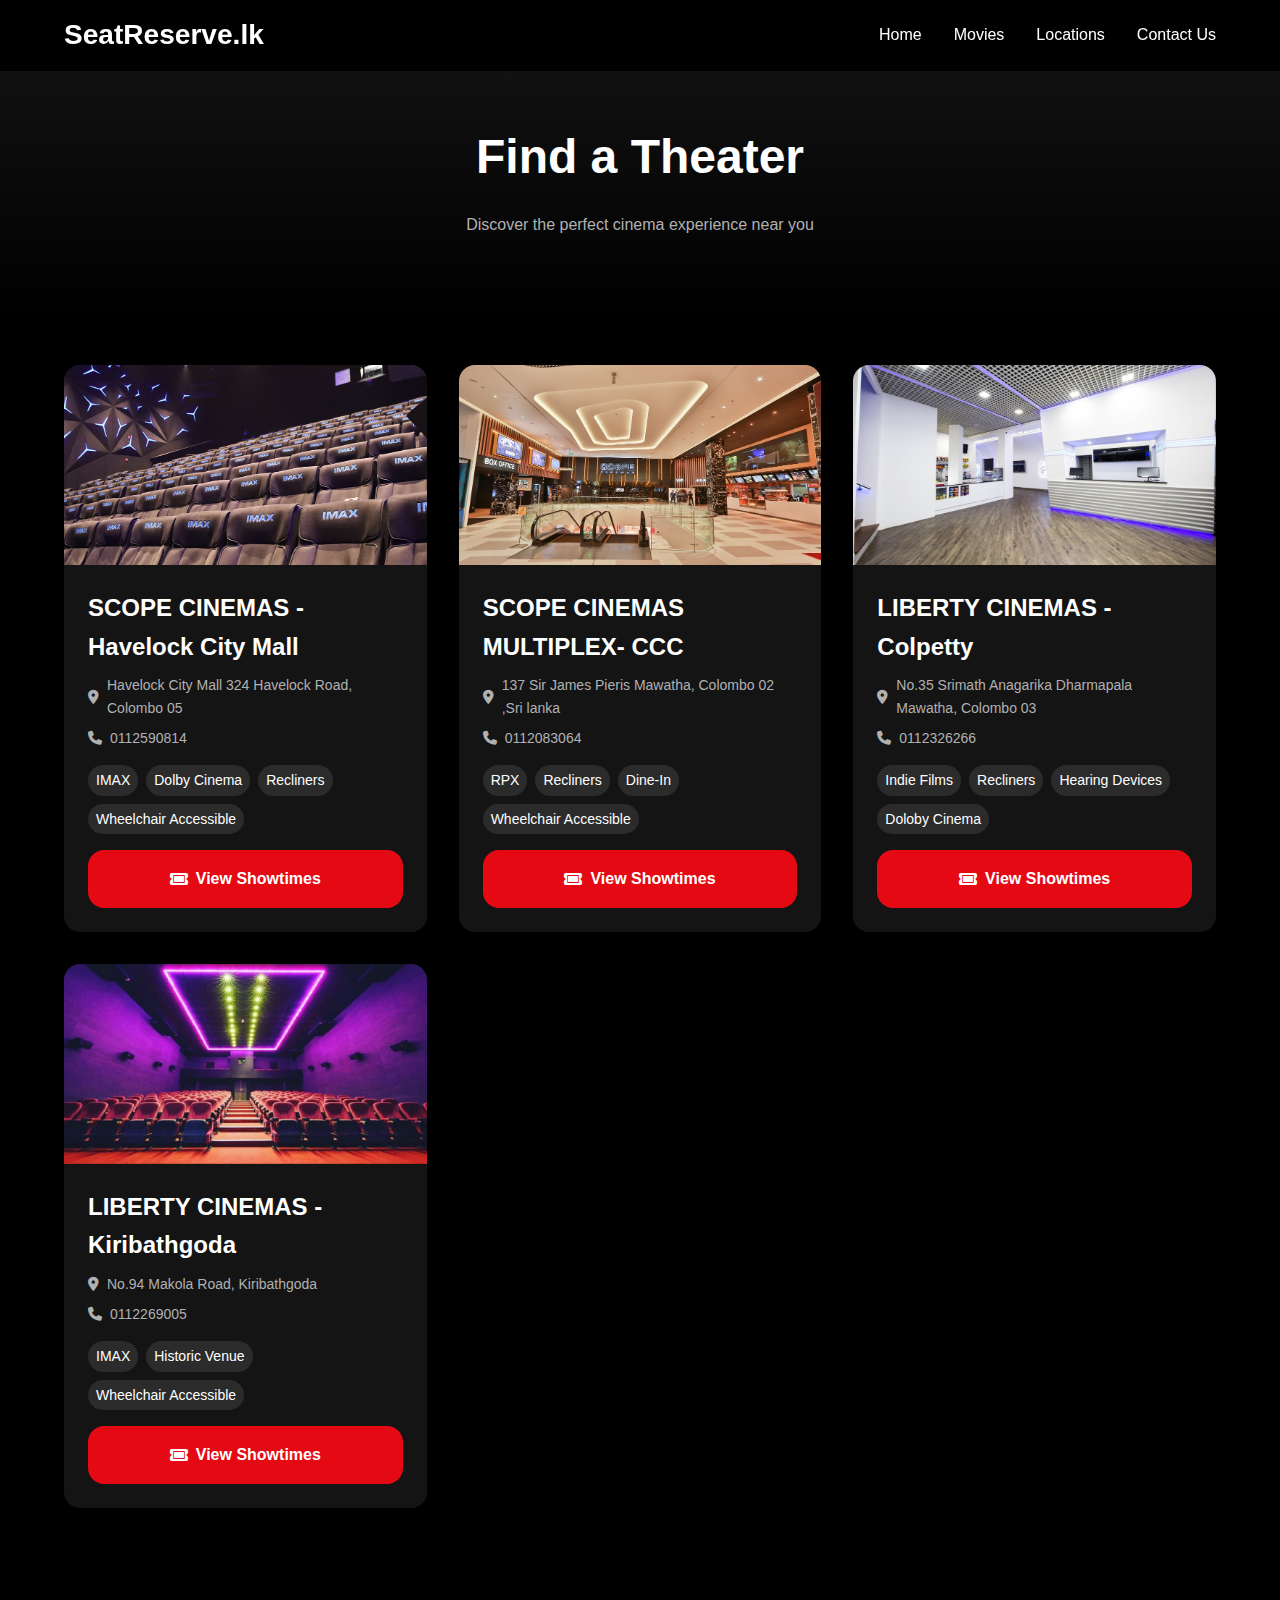
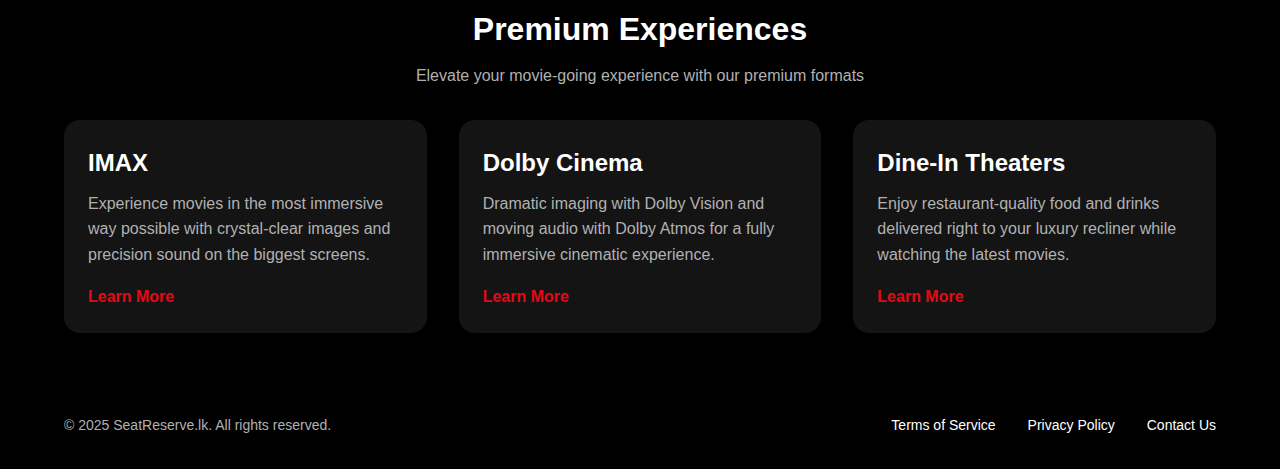
<file: theaters.html>
<!DOCTYPE html>
<html lang="en">
<head>
   <meta charset="UTF-8">
   <meta name="viewport" content="width=device-width, initial-scale=1.0">
   <title>Theaters - SeatReserve.lk</title>
   <!-- Link to CSS file -->
   <link rel="stylesheet" href="css/theaters.css">
   <!-- Link to Font Awesome for icons -->
   <link rel="stylesheet" href="https://cdnjs.cloudflare.com/ajax/libs/font-awesome/6.4.0/css/all.min.css">
</head>
<body>
  <!-- Header Section -->
<header>
   <div class="container">
       <div class="logo">
           <h3><a href="index.html" style="text-decoration: none; color: inherit;">SeatReserve.lk</a></h3>
       </div>
       <nav>
           <ul class="nav-links">
               <li><a href="index.html">Home</a></li>
               <li><a href="movies.html">Movies</a></li>
               <li><a href="theaters.html" class="active">Locations</a></li>
               <li><a href="contact.html">Contact Us</a></li>
           </ul>
       </nav>
       <div class="menu-toggle">
           <span></span>
           <span></span>
           <span></span>
       </div>
   </div>
</header>

   <!-- Main content -->
   <main>
       <!-- Theaters Hero section -->
       <section class="theaters-hero">
           <div class="container">
               <div class="theaters-hero-content">
                   <h1>Find a Theater</h1>
                   <p>Discover the perfect cinema experience near you</p>
               </div>
           </div>
       </section>

      

       <!-- Theaters List section -->
       <section class="theaters-list">
           <div class="container">
               <div class="theaters-grid" id="theaters-grid">
                   <!-- Theater cards will be dynamically generated by JavaScript -->
               </div>
           </div>
       </section>

       <!-- Premium Experiences section -->
       <section class="premium-experiences">
           <div class="container">
               <div class="section-header">
                   <h2>Premium Experiences</h2>
                   <p>Elevate your movie-going experience with our premium formats</p>
               </div>
               
               <div class="experiences-grid">
                   <div class="experience-card">
                     
                       <div class="experience-content">
                           <h3>IMAX</h3>
                           <p>Experience movies in the most immersive way possible with crystal-clear images and precision sound on the biggest screens.</p>
                           <a href="#" class="learn-more">Learn More</a>
                       </div>
                   </div>
                   
                   <div class="experience-card">
                    
                       <div class="experience-content">
                           <h3>Dolby Cinema</h3>
                           <p>Dramatic imaging with Dolby Vision and moving audio with Dolby Atmos for a fully immersive cinematic experience.</p>
                           <a href="#" class="learn-more">Learn More</a>
                       </div>
                   </div>
                   
                   <div class="experience-card">
                       
                       <div class="experience-content">
                           <h3>Dine-In Theaters</h3>
                           <p>Enjoy restaurant-quality food and drinks delivered right to your luxury recliner while watching the latest movies.</p>
                           <a href="#" class="learn-more">Learn More</a>
                       </div>
                   </div>
               </div>
           </div>
       </section>
   </main>

   <!-- Footer section -->
   <footer>
       <div class="container">
           <div class="footer-content">
               <div class="copyright">
                   <p>&copy; 2025 SeatReserve.lk. All rights reserved.</p>
               </div>
               <div class="footer-links">
                   <a href="terms.html">Terms of Service</a>
                   <a href="privacy.html">Privacy Policy</a>
                   <a href="contact.html">Contact Us</a>
               </div>
           </div>
       </div>
   </footer>

   <!-- Link to JavaScript file -->
   <script src="js/theaters.js"></script>
</body>
</html>
</file>
<file: css/home.css>
/* 
* Main CSS file for the SeatReserve.lk homepage
* This file contains all styles for the homepage including:
* - Global styles
* - Header and navigation
* - Hero section
* - Movie grid and cards
* - Features section
* - Newsletter
* - Footer
*/

/* ---------- Global Styles ---------- */
:root {
  /* Main color palette */
  --primary-color: #e50914;
  --secondary-color: #ffffff;
  --background-color: #000000;
  --card-background: #141414;
  --text-color: #ffffff;
  --text-secondary: #b1b1b1;
  --border-color: rgba(0, 0, 0, 05);

  /* Font sizes */
  --font-xl: 3rem;
  --font-lg: 2rem;
  --font-md: 1.5rem;
  --font-sm: 1rem;
  --font-xs: 0.875rem;

  /* Spacing */
  --spacing-xs: 0.5rem;
  --spacing-sm: 1rem;
  --spacing-md: 1.5rem;
  --spacing-lg: 2rem;
  --spacing-xl: 3rem;

  /* Border radius */
  --border-radius: 1rem;
}

* {
  margin: 0;
  padding: 0;
  box-sizing: border-box;
}

body {
  font-family: "Segoe UI", Tahoma, Geneva, Verdana, sans-serif;
  background-color: var(--background-color);
  color: var(--text-color);
  line-height: 1.6;
}

.container {
  width: 100%;
  max-width: 1200px;
  margin: 0 auto;
  padding: 0 var(--spacing-md);
}

a {
  text-decoration: none;
  color: var(--text-color);
  transition: color 0.3s ease;
}

a:hover {
  color: var(--primary-color);
}

button,
.btn {
  cursor: pointer;
  border: none;
  border-radius: var(--border-radius);
  padding: var(--spacing-sm) var(--spacing-md);
  font-weight: 600;
  transition: all 0.3s ease;
}

img {
  max-width: 100%;
  height: auto;
}

/* ---------- Header Styles ---------- */
header {
  position: sticky;
  top: 0;
  z-index: 100;
  background-color: rgba(0, 0, 0, 0.5);
  backdrop-filter: blur(10px);
  border-bottom: 1px solid var(--border-color);
}

header .container {
  display: flex;
  justify-content: space-between;
  align-items: center;
  height: 70px;
}

.logo {
  display: flex;
  align-items: center;
  gap: var(--spacing-xs);
  font-size: var(--font-md);
  font-weight: 700;
}

.logo i {
  color: var(--primary-color);
}

nav ul {
  display: flex;
  list-style: none;
  gap: var(--spacing-lg);
}

nav ul li a {
  font-size: var(--font-sm);
  font-weight: 500;
}

.auth-buttons {
  display: flex;
  gap: var(--spacing-sm);
}

.mobile-menu-btn {
  display: none;
  font-size: var(--font-md);
  cursor: pointer;
}

/* ---------- Mobile Menu Toggle Animation ---------- */
.menu-toggle {
  display: none;
  flex-direction: column;
  cursor: pointer;
  z-index: 101;
}

.menu-toggle span {
  width: 25px;
  height: 3px;
  background-color: var(--text-color);
  margin: 2px 0;
  transition: all 0.3s ease;
}

.menu-toggle span.active:nth-child(1) {
  transform: rotate(45deg) translate(5px, 5px);
}

.menu-toggle span.active:nth-child(2) {
  opacity: 1;
}

.menu-toggle span.active:nth-child(3) {
  transform: rotate(-45deg) translate(5px, -5px);
}

.nav-links.show {
  display: flex;
  flex-direction: column;
  position: absolute;
  top: 70px;
  left: 0;
  right: 0;
  background-color: rgba(0, 0, 0, 0.95);
  padding: var(--spacing-md);
  z-index: 100;
}

/* ---------- Hero Section ---------- */
.hero {
  background: linear-gradient(to bottom, #111, #000);
  padding: var(--spacing-xl) 0;
}

.hero-content {
  text-align: center;
  max-width: 800px;
  margin: 0 auto;
}

.hero h1 {
  font-size: var(--font-xl);
  margin-bottom: var(--spacing-md);
}

.hero p {
  color: var(--text-secondary);
  margin-bottom: var(--spacing-lg);
  font-size: var(--font-md);
}

.search-box {
  background-color: var(--card-background);
  border-radius: var(--border-radius);
  padding: var(--spacing-md);
  margin-top: var(--spacing-lg);
}

.search-row {
  display: grid;
  grid-template-columns: repeat(auto-fit, minmax(200px, 1fr));
  gap: var(--spacing-md);
}

.search-group {
  display: flex;
  flex-direction: column;
  gap: var(--spacing-xs);
}

.search-group label {
  font-size: var(--font-xs);
  font-weight: 500;
}

.input-icon {
  position: relative;
}

.input-icon i {
  position: absolute;
  left: var(--spacing-sm);
  top: 50%;
  transform: translateY(-50%);
  color: var(--text-secondary);
}

.input-icon input {
  width: 100%;
  padding: var(--spacing-sm) var(--spacing-sm) var(--spacing-sm) calc(var(--spacing-sm) * 2 + 16px);
  border: 1px solid var(--border-color);
  border-radius: var(--border-radius);
  background-color: #222;
  color: var(--text-color);
}

.search-btn {
  background-color: var(--primary-color);
  color: white;
  display: flex;
  align-items: center;
  justify-content: center;
  gap: var(--spacing-xs);
  padding: var(--spacing-sm);
  border-radius: var(--border-radius);
  font-weight: 600;
  width: 100%;
  margin-top: auto;
}

.search-btn:hover {
  background-color: #c70812;
}

/* ---------- Movie Sections ---------- */
.now-playing,
.coming-soon {
  padding: var(--spacing-xl) 0;
}

.coming-soon {
  background-color: rgb(0, 0, 0);
}

.section-header {
  text-align: center;
  margin-bottom: var(--spacing-xl);
}

.section-header h2 {
  font-size: var(--font-lg);
  margin-bottom: var(--spacing-xs);
}

.section-header p {
  color: var(--text-secondary);
}

.movie-grid {
  display: grid;
  grid-template-columns: repeat(auto-fill, minmax(250px, 1fr));
  gap: var(--spacing-lg);
}

.movie-card {
  background-color: var(--card-background);
  border-radius: var(--border-radius);
  overflow: hidden;
  transition: transform 0.3s ease;
  background-color: #141414
}

.movie-card:hover {
  transform: translateY(-5px);
}

.movie-poster {
  position: relative;
  aspect-ratio: 2 / 3;
  overflow: hidden;
}

.movie-poster img {
  width: 100%;
  height: 100%;
  object-fit: cover;
}

.rating {
  position: absolute;
  bottom: 0;
  left: 0;
  right: 0;
  background: linear-gradient(to top, rgba(0, 0, 0, 0.8), transparent);
  padding: var(--spacing-sm);
  display: flex;
  align-items: center;
  gap: var(--spacing-xs);
}

.rating i {
  color: gold;
}

.movie-info {
  padding: var(--spacing-md);
}

.movie-info h3 {
  margin-bottom: var(--spacing-xs);
  font-size: var(--font-md);
}

.movie-meta {
  display: flex;
  align-items: center;
  gap: var(--spacing-sm);
  margin-bottom: var(--spacing-xs);
}

.movie-rating {
  font-size: var(--font-xs);
  border: 1px solid var(--border-color);
  padding: 0.1rem 0.3rem;
  border-radius: 3px;
}

.movie-genre {
  font-size: var(--font-xs);
  color: var(--text-secondary);
}

.movie-duration {
  display: flex;
  align-items: center;
  gap: var(--spacing-xs);
  color: var(--text-secondary);
  font-size: var(--font-xs);
  margin-bottom: var(--spacing-sm);
}

.book-btn {
  display: flex;
  align-items: center;
  justify-content: center;
  gap: var(--spacing-xs);
  background-color: var(--primary-color);
  color: white;
  padding: var(--spacing-sm);
  border-radius: var(--border-radius);
  font-weight: 600;
  width: 100%;
}

.book-btn:hover {
  background-color: #c70812;
  color: white;
}

.play-trailer {
  position: absolute;
  inset: 0;
  background-color: rgba(0, 0, 0, 0.6);
  display: flex;
  align-items: center;
  justify-content: center;
  opacity: 0;
  transition: opacity 0.3s ease;
}

.play-trailer i {
  font-size: 3rem;
  color: white;
  background-color: rgba(255, 255, 255, 0.2);
  width: 70px;
  height: 70px;
  border-radius: 50%;
  display: flex;
  align-items: center;
  justify-content: center;
}

.movie-card:hover .play-trailer {
  opacity: 1;
}

.release-date {
  display: flex;
  align-items: center;
  gap: var(--spacing-xs);
  color: var(--text-secondary);
  font-size: var(--font-xs);
  margin-bottom: var(--spacing-sm);
}

.notify-btn {
  background-color: transparent;
  border: 1px solid var(--text-color);
  color: var(--text-color);
  padding: var(--spacing-sm);
  border-radius: var(--border-radius);
  font-weight: 600;
  width: 100%;
  transition: all 0.3s ease;
}

.notify-btn:hover {
  background-color: var(--text-color);
  color: var(--background-color);
}

.view-all {
  text-align: center;
  margin-top: var(--spacing-xl);
}

.view-all-btn {
  display: inline-block;
  border: 1px solid var(--text-color);
  color: var(--text-color);
  padding: var(--spacing-sm) var(--spacing-lg);
  border-radius: var(--border-radius);
  font-weight: 600;
  transition: all 0.3s ease;
}

.view-all-btn:hover {
  background-color: var(--text-color);
  color: var(--background-color);
}

/* ---------- Why Choose Us Section ---------- */
.why-choose-us {
  padding: var(--spacing-xl) 0;
}

.features-grid {
  display: grid;
  grid-template-columns: 1fr 1fr;
  gap: var(--spacing-xl);
  align-items: center;
}

.features-content h2 {
  font-size: var(--font-lg);
  margin-bottom: var(--spacing-sm);
}

.features-content > p {
  color: var(--text-secondary);
  margin-bottom: var(--spacing-lg);
}

.features {
  display: grid;
  grid-template-columns: 1fr 1fr;
  gap: var(--spacing-md);
}

.feature {
  display: flex;
  gap: var(--spacing-sm);
}

.feature i {
  color: var(--primary-color);
  font-size: var(--font-md);
}

.feature h3 {
  margin-bottom: var(--spacing-xs);
}

.feature p {
  color: var(--text-secondary);
  font-size: var(--font-xs);
}

.features-image img {
  border-radius: var(--border-radius);
  width: 100%;
  height: 100%;
  object-fit: cover;
}

/* ---------- Newsletter Section ---------- */
.newsletter {
  background-color: #0a0a0a;
  padding: var(--spacing-xl) 0;
}

.newsletter-content {
  text-align: center;
  max-width: 600px;
  margin: 0 auto;
}

.newsletter h2 {
  font-size: var(--font-lg);
  margin-bottom: var(--spacing-sm);
}

.newsletter p {
  color: var(--text-secondary);
  margin-bottom: var(--spacing-lg);
}

.form-group {
  display: flex;
  gap: var(--spacing-xs);
}

.form-group input {
  flex: 1;
  padding: var(--spacing-sm);
  border: 1px solid var(--border-color);
  border-radius: var(--border-radius);
  background-color: #222;
  color: var(--text-color);
}

.form-group button {
  background-color: var(--primary-color);
  color: white;
  padding: var(--spacing-sm) var(--spacing-lg);
  border-radius: var(--border-radius);
  font-weight: 600;
}

.form-group button:hover {
  background-color: #c70812;
}

.form-disclaimer {
  font-size: var(--font-xs);
  color: var(--text-secondary);
  margin-top: var(--spacing-sm);
}

/* ---------- Footer ---------- */
footer {
  border-top: 1px solid var(--border-color);
  padding: var(--spacing-lg) 0;
}

.footer-content {
  display: flex;
  justify-content: space-between;
  align-items: center;
}

.copyright {
  color: var(--text-secondary);
  font-size: var(--font-xs);
}

.footer-links {
  display: flex;
  gap: var(--spacing-lg);
}

.footer-links a {
  font-size: var(--font-xs);
  font-weight: 500;
}

/* ---------- Responsive Design ---------- */
@media (max-width: 768px) {
  .menu-toggle {
    display: flex;
  }

  nav .nav-links {
    display: none;
  }
}

@media (max-width: 992px) {
  .features-grid {
    grid-template-columns: 1fr;
  }

  .features-image {
    order: -1;
  }
}

@media (max-width: 768px) {
  nav,
  .auth-buttons .login-btn {
    display: none;
  }

  .mobile-menu-btn {
    display: block;
  }

  .hero h1 {
    font-size: 2.5rem;
  }

  .hero p {
    font-size: 1rem;
  }

  .features {
    grid-template-columns: 1fr;
  }

  .footer-content {
    flex-direction: column;
    gap: var(--spacing-md);
    text-align: center;
  }
}

@media (max-width: 576px) {
  .search-row {
    grid-template-columns: 1fr;
  }

  .movie-grid {
    grid-template-columns: repeat(auto-fill, minmax(200px, 1fr));
  }

  .form-group {
    flex-direction: column;
  }
}
</file>
<file: css/slider.css>
/* ---------- Global Styles ---------- */
:root {
    /* Main color palette */
    --primary-color: #b60009;
    --secondary-color: #000000;
    --background-color: rgb(0, 0, 0);
    --card-background: rgb(0, 0, 0);
    --card-hover-background: #000000;
    --text-color: #ffffff;
    --text-secondary: #b2b2b2;

    /* Font sizes */
    --font-xl: 3rem;
    --font-lg: 2rem;
    --font-md: 1.5rem;
    --font-sm: 1rem;
    --font-xs: 0.875rem;
  
    /* Spacing */
    --spacing-xs: 0.5rem;
    --spacing-sm: 1rem;
    --spacing-md: 1.5rem;
    --spacing-lg: 2rem;
    --spacing-xl: 3rem;
  
    /* Border radius */
    --border-radius: 1rem;
  }
  
  * {
    margin: 0;
    padding: 0;
    box-sizing: border-box;
  }
  
  body {
    font-family: "Segoe UI", Tahoma, Geneva, Verdana, sans-serif;
    background-color: var(--background-color);
    color: var(--text-color);
    line-height: 1;
  }
  
  .container {
    width: 100%;
    margin: 0 auto;
    padding: 0 var(--spacing-md);
  }
  
  a {
    text-decoration: none;
    color: var(--text-color);
    transition: color 0.3s ease;
  }
  
  a:hover {
    color: var(--primary-color);
  }
  
  button,
  .btn {
    cursor: pointer;
    border: none;
    border-radius: var(--border-radius);
    padding: var(--spacing-sm) var(--spacing-md);
    font-weight: 600;
    transition: all 0.3s ease;
  }
  
  .btn-primary {
    background-color: var(--primary-color);
    color: white;
  }
  
  .btn-primary:hover {
    background-color: #000000;
  }
  
  .btn-secondary {
    background-color: rgba(109, 109, 110, 0.7);
    color: white;
  }
  
  .btn-secondary:hover {
    background-color: rgba(109, 109, 110, 0.9);
  }
  
  img {
    max-width: 100%;
    height: auto;
  }
  
  /* ---------- Hero Slideshow Styles ---------- */
  .hero-slideshow {
    position: relative;
    height: 50vh;
    min-height: 700px;
    overflow: hidden;
    margin: 50px auto 50px;
    max-width: 150%;
    border-radius: 2px;
    box-shadow: 0 15px 30px rgba(0, 0, 0, 0.3);
    background-color: var(--card-background);
    padding: -1px;
  }
  
  .slides-container {
    width: 100%;
    height: 100%;
    position: relative;
    display: flex;
    align-items: center;
    justify-content: center;
    overflow: hidden;
  }
  
  .slide {
    position: absolute;
    width: 80%;
    height: 90%;
    background-size: cover;
    background-position: center;
    border-radius: 15px;
    transition: all 0.8s cubic-bezier(0.26, 0.1, 0.25, 1);
    opacity: 0;
    transform: scale(0.85) translateX(0);
    box-shadow: 0 10px 20px rgba(0, 0, 0, 0.2);
    overflow: hidden;
    z-index: 1;
  }
  
  .slide.active {
    opacity: 1;
    transform: scale(1) translateX(0);
    z-index: 3;
    box-shadow: 0 15px 30px rgba(0, 0, 0, 0.34);
  }
  
  .slide.prev {
    opacity: 0.7;
    transform: scale(0.85) translateX(-60%);
    z-index: 2;
    filter: brightness(0.7);
  }
  
  .slide.next {
    opacity: 0.7;
    transform: scale(0.85) translateX(60%);
    z-index: 2;
    filter: brightness(0.7);
  }
  
  .slide-content {
    position: absolute;
    z-index: 3;
    max-width: 650px;
    margin-left: 5%;
    padding: var(--spacing-lg);
    color: var(--text-color);
    top: 50%;
    transform: translateY(-50%);
    opacity: 0;
    transition: opacity 0.8s ease 0.3s, transform 0.8s cubic-bezier(0.165, 0.84, 0.44, 1) 0.3s;
  }
  
  .slide.active .slide-content {
    opacity: 1;
    transform: translateY(-50%) translateX(0);
  }
  
  .slide:not(.active) .slide-content {
    transform: translateY(-50%) translateX(-50px);
    opacity: 0;
  }
  
  .slide-content h1 {
    font-size: var(--font-xl);
    margin-bottom: var(--spacing-md);
    font-weight: 900;
    text-shadow: 2px 2px 4px rgba(0, 0, 0, 0.5);
  }
  
  .slide-content p {
    font-size: var(--font-md);
    margin-bottom: var(--spacing-lg);
    color: var(--text-secondary);
    text-shadow: 1px 1px 3px rgba(0, 0, 0, 0.5);
  }
  
  .slide-buttons {
    display: flex;
    gap: var(--spacing-sm);
  }
  
  .slide-buttons .btn {
    transform: translateY(20px);
    opacity: 0;
    transition: transform 0.5s ease, opacity 0.5s ease, background-color 0.3s ease;
    box-shadow: 0 4px 8px rgba(0, 0, 0, 0.3);
  }
  
  .slide.active .slide-buttons .btn {
    transform: translateY(0);
    opacity: 1;
  }
  
  .slide.active .slide-buttons .btn:nth-child(1) {
    transition-delay: 0.5s;
  }
  
  .slide.active .slide-buttons .btn:nth-child(2) {
    transition-delay: 0.7s;
  }
  
  .slide-buttons .btn:hover {
    transform: translateY(-3px);
    box-shadow: 0 6px 12px rgba(0, 0, 0, 0.4);
  }
  
  .slide-buttons .btn:active {
    transform: translateY(-1px);
    box-shadow: 0 3px 6px rgba(0, 0, 0, 0.3);
  }
  
  .hero-overlay {
    position: absolute;
    top: 0;
    left: 0;
    right: 0;
    bottom: 0;
    background: linear-gradient(to right, rgba(0, 0, 0, 0.8) 0%, rgba(0, 0, 0, 0.4) 50%, rgba(0, 0, 0, 0.1) 100%);
    z-index: 1;
    border-radius: -25px;
  }
  
  /* ---------- Slideshow Navigation ---------- */
  .slide-nav {
    position: absolute;
    bottom: 20px;
    left: 0;
    right: 0;
    display: flex;
    justify-content: center;
    align-items: center;
    gap: 21px;
    z-index: 10;
  }
  
  .slide-prev,
  .slide-next {
    position: absolute;
    top: 50%;
    transform: translateY(-703%);
    background-color: #00000080;
    color: rgb(255, 255, 255);
    border: none;
    width: 50px;
    height: 50px;
    border-radius: 50%;
    display: flex;
    align-items: center;
    justify-content: center;
    cursor: pointer;
    transition: all 0.3s ease;
    box-shadow: 0 2px 8px rgba(0, 0, 0, 0.3);
    opacity: 0.7;
    z-index: 0;
  }
  
  .slide-prev {
    left: 19px;
  }
  
  .slide-next {
    right: 19px;
  }
  
  
  .indicator:hover {
    background-color: rgba(255, 255, 255, 0.7);
    transform: scale(1.2);
  }
  
  .indicator.active {
    background-color: var(--primary-color);
    transform: scale(1.2);
    box-shadow: 0 0 8px rgba(229, 9, 20, 0.5);
  }
  
  /* ---------- Progress Indicators ---------- */
  .slide-progress-container {
    position: absolute;
    bottom: 15px;
    left: 50%;
    transform: translateX(-50%);
    display: flex;
    gap: 10px;
    z-index: 10;
  }
  
  .slide-progress-item {
    width: 50px;
    height: 4px;
    background-color: rgba(255, 255, 255, 0.3);
    border-radius: 2px;
    overflow: hidden;
    position: relative;
  }
  
  .slide-progress-bar {
    height: 100%;
    width: 0;
    background-color: var(--primary-color);
    transition: width 0.1s linear;
    position: absolute;
    top: 0;
    left: 0;
  }
  
  .slide-progress-item.active .slide-progress-bar {
    background-color: var(--primary-color);
  }
  
  .slide-progress-item.completed .slide-progress-bar {
    width: 100%;
    background-color: rgba(0, 0, 0, 0);
  }
  
  /* ---------- Ambient Light Effects ---------- */
  .ambient-light {
    position: fixed;
    top: 1;
    left: 1;
    right: 1;
    height: 100vh;
    pointer-events: none;
    z-index: 2;
    opacity: 0.2;
    transition: background-color 0.3s ease;
  }
  
  .slideshow-ambient-container {
    position: absolute;
    top: 1;
    left: 1;
    right: 1;
    bottom: 1;
    z-index: 0;
    border-radius: 0px;
    overflow: hidden;
    background-color: rgba(0, 0, 0, 0);
    box-shadow: inset 0 0 100px rgba(0, 0, 0, 0);
  }
  
  .ambient-glow {
    position: absolute;
    width: 100%;
    height: 100%;
    opacity: 0.5;
    transition: background-color 1.5s ease;
    filter: blur(50px);
  }
</file>
<file: css/contact.css>
/* 
* CSS file for the SeatReserve.lk contact page
* This file contains all styles for the contact page including:
* - Global styles (imported from home.css)
* - Contact hero section
* - Contact information cards
* - Contact form
* - FAQ accordion
* - Responsive design
*/

/* ---------- Import Global Styles ---------- */
@import url("home.css");

/* ---------- Contact Hero Section ---------- */
.contact-hero {
  background: linear-gradient(to bottom, #000, #111);
  padding: var(--spacing-xl) 0;
  text-align: center;
}

.contact-hero-content h1 {
  font-size: var(--font-xl);
  margin-bottom: var(--spacing-sm);
}

.contact-hero-content p {
  color: var(--text-secondary);
  max-width: 600px;
  margin: 0 auto;
}

/* ---------- Contact Information ---------- */
.contact-info {
  padding: var(--spacing-xl) 0;
}

.info-grid {
  display: grid;
  grid-template-columns: repeat(auto-fit, minmax(300px, 1fr));
  gap: var(--spacing-lg);
}

.info-card {
  background-color: var(--card-background);
  border-radius: var(--border-radius);
  padding: var(--spacing-lg);
  text-align: center;
  transition: transform 0.3s ease;
}

.info-card:hover {
  transform: translateY(-5px);
}

.info-icon {
  width: 70px;
  height: 70px;
  background-color: rgba(229, 9, 20, 0.1);
  border-radius: 50%;
  display: flex;
  align-items: center;
  justify-content: center;
  margin: 0 auto var(--spacing-md);
}

.info-icon i {
  font-size: var(--font-lg);
  color: var(--primary-color);
}

.info-card h3 {
  margin-bottom: var(--spacing-xs);
}

.info-card p {
  color: var(--text-secondary);
  margin-bottom: var(--spacing-sm);
}

.info-link {
  display: block;
  color: var(--primary-color);
  font-weight: 600;
  margin-bottom: var(--spacing-sm);
}

.info-hours {
  font-size: var(--font-xs);
  color: var(--text-secondary);
}

.chat-btn {
  background-color: var(--primary-color);
  color: white;
  padding: var(--spacing-xs) var(--spacing-lg);
  border-radius: var(--border-radius);
  font-weight: 600;
  margin-bottom: var(--spacing-sm);
  cursor: pointer;
  transition: background-color 0.3s ease;
}

.chat-btn:hover {
  background-color: #c70812;
}

/* ---------- Contact Form ---------- */
.contact-form-section {
  padding: var(--spacing-xl) 0;
  background-color: #0a0a0a;
}

.form-container {
  max-width: 800px;
  margin: 0 auto;
}

.form-header {
  text-align: center;
  margin-bottom: var(--spacing-lg);
}

.form-header h2 {
  font-size: var(--font-lg);
  margin-bottom: var(--spacing-xs);
}

.form-header p {
  color: var(--text-secondary);
}

.contact-form {
  background-color: var(--card-background);
  border-radius: var(--border-radius);
  padding: var(--spacing-lg);
}

.form-row {
  display: grid;
  grid-template-columns: 1fr 1fr;
  gap: var(--spacing-md);
  margin-bottom: var(--spacing-md);
}

.form-group {
  margin-bottom: var(--spacing-md);
}

.form-group:last-child {
  margin-bottom: 0;
}

.form-group label {
  display: block;
  margin-bottom: var(--spacing-xs);
  font-weight: 500;
}

.form-group input,
.form-group select,
.form-group textarea {
  width: 100%;
  padding: var(--spacing-sm);
  border: 1px solid var(--border-color);
  border-radius: var(--border-radius);
  background-color: #222;
  color: var(--text-color);
}

.form-group textarea {
  resize: vertical;
}

.submit-btn {
  background-color: var(--primary-color);
  color: white;
  padding: var(--spacing-sm) var(--spacing-lg);
  border-radius: var(--border-radius);
  font-weight: 600;
  cursor: pointer;
  transition: background-color 0.3s ease;
  width: 100%;
}

.submit-btn:hover {
  background-color: #c70812;
}

/* ---------- Form Validation Styles ---------- */
.error-message {
  color: #e74c3c;
  font-size: 0.875rem;
  margin-top: 0.25rem;
  min-height: 18px;
}

input.error,
textarea.error,
select.error {
  border-color: #e74c3c !important;
}

.form-message {
  padding: 1rem;
  margin-bottom: 1rem;
  border-radius: 0.5rem;
}

.form-message.success {
  background-color: rgba(39, 174, 96, 0.2);
  color: #27ae60;
  border: 1px solid #27ae60;
}

.form-message.error {
  background-color: rgba(231, 76, 60, 0.2);
  color: #e74c3c;
  border: 1px solid #e74c3c;
}

/* ---------- FAQ Section ---------- */
.faq-section {
  padding: var(--spacing-xl) 0;
}

.section-header {
  text-align: center;
  margin-bottom: var(--spacing-xl);
}

.section-header h2 {
  font-size: var(--font-lg);
  margin-bottom: var(--spacing-xs);
}

.section-header p {
  color: var(--text-secondary);
}

.faq-container {
  max-width: 800px;
  margin: 0 auto;
}

.faq-item {
  background-color: var(--card-background);
  border-radius: var(--border-radius);
  margin-bottom: var(--spacing-md);
  overflow: hidden;
}

.faq-question {
  padding: var(--spacing-md);
  display: flex;
  justify-content: space-between;
  align-items: center;
  cursor: pointer;
}

.faq-question h3 {
  font-size: var(--font-md);
  font-weight: 600;
}

.faq-question i {
  transition: transform 0.3s ease;
}

.faq-answer {
  padding: 0 var(--spacing-md) var(--spacing-md);
  display: none;
}

.faq-answer p {
  color: var(--text-secondary);
  line-height: 1.6;
}

.faq-item.active .faq-question i {
  transform: rotate(180deg);
}

.faq-item.active .faq-answer {
  display: block;
}

/* ---------- Responsive Design ---------- */
@media (max-width: 768px) {
  .form-row {
    grid-template-columns: 1fr;
  }

  .info-grid {
    grid-template-columns: 1fr;
  }
}
</file>
<file: css/movies.css>
/* 
* CSS file for the SeatReserve.lk movies page
* This file contains all styles for the movies page including:
* - Global styles (imported from home.css)
* - Movies hero section
* - Filter section
* - Movie tabs
* - Movie grid and cards
* - Responsive design
*/

/* ---------- Import Global Styles ---------- */
@import url("home.css");

/* ---------- Movies Hero Section ---------- */
.movies-hero {
  background: linear-gradient(to bottom, #000, #111);
  padding: var(--spacing-xl) 0;
  text-align: center;
}

.movies-hero-content h1 {
  font-size: var(--font-xl);
  margin-bottom: var(--spacing-sm);
}

.movies-hero-content p {
  color: var(--text-secondary);
  max-width: 600px;
  margin: 0 auto;
}

/* ---------- Filter Section ---------- */
.filter-section {
  background-color: var(--card-background);
  padding: var(--spacing-md) 0;
  border-bottom: 1px solid var(--border-color);
}

.filter-container {
  display: grid;
  grid-template-columns: repeat(auto-fit, minmax(200px, 1fr));
  gap: var(--spacing-md);
}

.filter-group {
  display: flex;
  flex-direction: column;
  gap: var(--spacing-xs);
}

.filter-group label {
  font-size: var(--font-xs);
  font-weight: 500;
}

.filter-group select {
  padding: var(--spacing-sm);
  border: 1px solid var(--border-color);
  border-radius: var(--border-radius);
  background-color: #222;
  color: var(--text-color);
  appearance: none;
  background-image: url("data:image/svg+xml,%3Csvg xmlns='http://www.w3.org/2000/svg' width='16' height='16' viewBox='0 0 24 24' fill='none' stroke='%23aaaaaa' stroke-width='2' stroke-linecap='round' stroke-linejoin='round'%3E%3Cpath d='M6 9l6 6 6-6'/%3E%3C/svg%3E");
  background-repeat: no-repeat;
  background-position: right 10px center;
  cursor: pointer;
}

/* ---------- Movie Tabs ---------- */
.movie-tabs {
  padding: var(--spacing-xl) 0;
}

.tabs {
  display: flex;
  gap: var(--spacing-md);
  margin-bottom: var(--spacing-lg);
  border-bottom: 1px solid var(--border-color);
}

.tab-btn {
  background: none;
  border: none;
  color: var(--text-secondary);
  font-size: var(--font-md);
  font-weight: 600;
  padding: var(--spacing-sm) 0;
  cursor: pointer;
  position: relative;
}

.tab-btn.active {
  color: var(--text-color);
}

.tab-btn.active::after {
  content: "";
  position: absolute;
  bottom: -1px;
  left: 0;
  width: 100%;
  height: 2px;
  background-color: var(--primary-color);
}

.tab-content {
  display: none;
}

.tab-content.active {
  display: block;
}

/* ---------- Responsive Design ---------- */
@media (max-width: 768px) {
  .tabs {
    justify-content: center;
  }

  .filter-container {
    grid-template-columns: 1fr;
  }
}
</file>
<file: css/legal.css>
/* 
* CSS file for the SeatReserve.lk legal pages (Terms of Service and Privacy Policy)
* This file contains all styles for the legal pages including:
* - Global styles (imported from home.css)
* - Legal hero section
* - Legal content layout
* - Sidebar navigation
* - Legal text formatting
* - Responsive design
*/

/* ---------- Import Global Styles ---------- */
@import url("home.css");

/* ---------- Legal Hero Section ---------- */
.legal-hero {
  background: linear-gradient(to bottom, #000, #111);
  padding: var(--spacing-xl) 0;
  text-align: center;
}

.legal-hero-content h1 {
  font-size: var(--font-xl);
  margin-bottom: var(--spacing-sm);
}

.legal-hero-content p {
  color: var(--text-secondary);
}

/* ---------- Legal Content Layout ---------- */
.legal-content {
  padding: var(--spacing-xl) 0;
}

.legal-container {
  display: grid;
  grid-template-columns: 1fr 3fr;
  gap: var(--spacing-xl);
}

/* ---------- Sidebar Navigation ---------- */
.legal-sidebar {
  position: sticky;
  top: 90px;
  align-self: start;
  background-color: var(--card-background);
  border-radius: var(--border-radius);
  padding: var(--spacing-md);
}

.legal-sidebar h3 {
  margin-bottom: var(--spacing-md);
  font-size: var(--font-md);
}

.legal-sidebar ul {
  list-style: none;
}

.legal-sidebar li {
  margin-bottom: var(--spacing-xs);
}

.legal-sidebar a {
  color: var(--text-secondary);
  font-size: var(--font-sm);
  transition: color 0.3s ease;
}

.legal-sidebar a:hover {
  color: var(--primary-color);
}

/* ---------- Legal Text Formatting ---------- */
.legal-text {
  background-color: var(--card-background);
  border-radius: var(--border-radius);
  padding: var(--spacing-lg);
}

.legal-text section {
  margin-bottom: var(--spacing-xl);
}

.legal-text section:last-child {
  margin-bottom: 0;
}

.legal-text h2 {
  font-size: var(--font-lg);
  margin-bottom: var(--spacing-md);
  color: var(--primary-color);
}

.legal-text p {
  margin-bottom: var(--spacing-md);
  line-height: 1.7;
}

.legal-text ul,
.legal-text ol {
  margin-bottom: var(--spacing-md);
  padding-left: var(--spacing-lg);
}

.legal-text li {
  margin-bottom: var(--spacing-xs);
}

.legal-text a {
  color: var(--primary-color);
}

.legal-text a:hover {
  text-decoration: underline;
}

/* ---------- Responsive Design ---------- */
@media (max-width: 992px) {
  .legal-container {
    grid-template-columns: 1fr;
  }

  .legal-sidebar {
    position: static;
    margin-bottom: var(--spacing-lg);
  }
}

@media (max-width: 768px) {
  .legal-text h2 {
    font-size: var(--font-md);
  }
}
</file>
<file: css/seat-selection.css>
/* 
* CSS file for the SeatReserve.lk seat selection page
* This file contains all styles for the seat selection page including:
* - Global styles (imported from home.css)
* - Movie info bar
* - Seating chart
* - Seat legend
* - Selection summary
* - Ticket types and quantity selectors
* - Responsive design
*/

/* ---------- Import Global Styles ---------- */
@import url("home.css");

/* ---------- Movie Info Bar ---------- */
.movie-info-bar {
  background-color: var(--card-background);
  padding: var(--spacing-md) 0;
  border-bottom: 1px solid var(--border-color);
}

.movie-info-bar .container {
  display: flex;
  justify-content: space-between;
  align-items: center;
}

.movie-info h1 {
  font-size: var(--font-lg);
  margin-bottom: var(--spacing-xs);
}

.movie-details {
  color: var(--text-secondary);
  font-size: var(--font-sm);
}

.separator {
  margin: 0 var(--spacing-xs);
}

.timer {
  display: flex;
  align-items: center;
  gap: var(--spacing-xs);
  color: var(--primary-color);
  font-weight: 600;
}

/* ---------- Seat Selection ---------- */
.seat-selection {
  padding: var(--spacing-xl) 0;
}

.seat-selection-container {
  background-color: var(--card-background);
  border-radius: var(--border-radius);
  padding: var(--spacing-lg);
  margin-bottom: var(--spacing-xl);
}

.screen-container {
  text-align: center;
  margin-bottom: var(--spacing-xl);
}

.screen {
  background-color: #333;
  color: var(--text-secondary);
  padding: var(--spacing-xs);
  width: 80%;
  margin: 0 auto;
  border-radius: var(--border-radius);
  box-shadow: 0 5px 15px rgba(0, 0, 0, 0.3);
  font-size: var(--font-xs);
  letter-spacing: 2px;
}

.seating-chart {
  display: flex;
  flex-direction: column;
  align-items: center;
  gap: var(--spacing-xs);
  margin-bottom: var(--spacing-lg);
}

.seat-row {
  display: flex;
  gap: var(--spacing-xs);
  align-items: center;
}

.row-label {
  width: 30px;
  text-align: center;
  font-size: var(--font-xs);
  color: var(--text-secondary);
}

.seat {
  width: 30px;
  height: 30px;
  border-radius: 5px 5px 0 0;
  margin: 2px;
  cursor: pointer;
  display: flex;
  align-items: center;
  justify-content: center;
  font-size: 10px;
  color: rgba(255, 255, 255, 0.7);
  transition: all 0.2s ease;
}

.seat.available {
  background-color: #444;
}

.seat.selected {
  background-color: var(--primary-color);
}

.seat.premium {
  background-color: var(--secondary-color);
}

.seat.occupied {
  background-color: #333;
  cursor: not-allowed;
}

.seat.available:hover {
  background-color: #555;
  transform: scale(1.1);
}

.seat-legend {
  display: flex;
  justify-content: center;
  gap: var(--spacing-lg);
  margin-top: var(--spacing-lg);
}

.legend-item {
  display: flex;
  align-items: center;
  gap: var(--spacing-xs);
  font-size: var(--font-xs);
  color: var(--text-secondary);
}

.legend-item .seat {
  cursor: default;
  width: 20px;
  height: 20px;
}

.legend-item .seat:hover {
  transform: none;
}

/* ---------- Selection Summary ---------- */
.selection-summary {
  display: grid;
  grid-template-columns: 1fr 1fr;
  gap: var(--spacing-xl);
}

.selected-seats,
.ticket-summary {
  background-color: var(--card-background);
  border-radius: var(--border-radius);
  padding: var(--spacing-lg);
}

.selected-seats h2,
.ticket-summary h2 {
  font-size: var(--font-md);
  margin-bottom: var(--spacing-md);
}

.selected-seats-list {
  display: flex;
  flex-wrap: wrap;
  gap: var(--spacing-xs);
}

.selected-seat-badge {
  background-color: var(--primary-color);
  color: white;
  padding: var(--spacing-xs) var(--spacing-sm);
  border-radius: var(--border-radius);
  font-size: var(--font-xs);
  font-weight: 600;
  display: flex;
  align-items: center;
  gap: var(--spacing-xs);
}

.selected-seat-badge i {
  cursor: pointer;
}

.no-seats {
  color: var(--text-secondary);
  font-size: var(--font-xs);
}

/* ---------- Ticket Types ---------- */
.ticket-types {
  margin-bottom: var(--spacing-lg);
}

.ticket-type {
  display: flex;
  justify-content: space-between;
  align-items: center;
  padding: var(--spacing-sm) 0;
  border-bottom: 1px solid var(--border-color);
}

.ticket-type:last-child {
  border-bottom: none;
}

.ticket-type-info {
  display: flex;
  justify-content: space-between;
  width: 60%;
}

.ticket-price {
  color: var(--text-secondary);
}

/* Update ticket price display to consistently use Rs. instead of $ */
.ticket-type-info span.ticket-price {
  font-family: "Segoe UI", Tahoma, Geneva, Verdana, sans-serif;
}

.ticket-quantity {
  display: flex;
  align-items: center;
  gap: var(--spacing-sm);
}

.quantity-btn {
  width: 30px;
  height: 30px;
  border-radius: 50%;
  background-color: transparent;
  border: 1px solid var(--border-color);
  color: var(--text-color);
  display: flex;
  align-items: center;
  justify-content: center;
  cursor: pointer;
  font-size: var(--font-md);
  line-height: 1;
}

.quantity-btn:hover {
  background-color: rgba(255, 255, 255, 0.1);
}

.quantity-btn.minus {
  padding-bottom: 3px;
}

.quantity {
  font-weight: 600;
  min-width: 20px;
  text-align: center;
}

/* ---------- Total Section ---------- */
.total-section {
  margin-top: var(--spacing-lg);
  padding-top: var(--spacing-md);
  border-top: 1px solid var(--border-color);
}

.total-row {
  display: flex;
  justify-content: space-between;
  margin-bottom: var(--spacing-xs);
  font-size: var(--font-sm);
}

/* Add styles for currency display */
.total-row span#subtotal,
.total-row span#fee,
.total-row.total span#total {
  font-family: "Segoe UI", Tahoma, Geneva, Verdana, sans-serif;
}

.total-row.total {
  font-weight: 700;
  font-size: var(--font-md);
  margin-top: var(--spacing-sm);
  padding-top: var(--spacing-sm);
  border-top: 1px solid var(--border-color);
}

.continue-btn {
  background-color: var(--primary-color);
  color: white;
  padding: var(--spacing-sm);
  border-radius: var(--border-radius);
  font-weight: 600;
  width: 100%;
  margin-top: var(--spacing-lg);
  cursor: pointer;
  transition: all 0.3s ease;
}

.continue-btn:hover {
  background-color: #c70812;
}

.continue-btn:disabled {
  background-color: #555;
  cursor: not-allowed;
}

/* ---------- Responsive Design ---------- */
@media (max-width: 992px) {
  .selection-summary {
    grid-template-columns: 1fr;
  }
}

@media (max-width: 768px) {
  .movie-info-bar .container {
    flex-direction: column;
    align-items: flex-start;
    gap: var(--spacing-sm);
  }

  .seat {
    width: 25px;
    height: 25px;
    margin: 1px;
  }
}

@media (max-width: 576px) {
  .seat-legend {
    flex-wrap: wrap;
    gap: var(--spacing-md);
  }

  .seat {
    width: 20px;
    height: 20px;
  }
}
</file>
<file: css/theaters.css>
/* 
* CSS file for the SeatReserve.lk theaters page
* This file contains all styles for the theaters page including:
* - Global styles (imported from home.css)
* - Theaters hero section
* - Theater search
* - Theater filters
* - Theater cards
* - Map section
* - Premium experiences
* - Responsive design
*/

/* ---------- Import Global Styles ---------- */
@import url("home.css");

/* ---------- Theaters Hero Section ---------- */
.theaters-hero {
  background: linear-gradient(to bottom, #111, #000);
  padding: var(--spacing-xl) 0;
  text-align: center;
}

.theaters-hero-content h1 {
  font-size: var(--font-xl);
  margin-bottom: var(--spacing-sm);
}

.theaters-hero-content p {
  color: var(--text-secondary);
  max-width: 600px;
  margin: 0 auto var(--spacing-lg);
}

.theater-search {
  max-width: 600px;
  margin: 0 auto;
  display: flex;
  gap: var(--spacing-sm);
}

.search-input {
  flex: 1;
  position: relative;
}

.search-input i {
  position: absolute;
  left: var(--spacing-sm);
  top: 50%;
  transform: translateY(-50%);
  color: var(--text-secondary);
}

.search-input input {
  width: 100%;
  padding: var(--spacing-sm) var(--spacing-sm) var(--spacing-sm) calc(var(--spacing-sm) * 2 + 16px);
  border: 1px solid var(--border-color);
  border-radius: var(--border-radius);
  background-color: #222;
  color: var(--text-color);
}

.search-btn {
  background-color: var(--primary-color);
  color: white;
  padding: var(--spacing-sm) var(--spacing-lg);
  border-radius: var(--border-radius);
  font-weight: 600;
  cursor: pointer;
}

.search-btn:hover {
  background-color: #c70812;
}

/* ---------- Theaters List ---------- */
.theaters-list {
  padding: var(--spacing-xl) 0;
}

.theaters-grid {
  display: grid;
  grid-template-columns: repeat(auto-fill, minmax(300px, 1fr));
  gap: var(--spacing-lg);
}

.theater-card {
  background-color: var(--card-background);
  border-radius: var(--border-radius);
  overflow: hidden;
  transition: transform 0.3s ease;
}

.theater-card:hover {
  transform: translateY(-5px);
}

.theater-image {
  position: relative;
  height: 200px;
  overflow: hidden;
}

.theater-image img {
  width: 100%;
  height: 100%;
  object-fit: cover;
}

.theater-badge {
  position: absolute;
  top: var(--spacing-sm);
  right: var(--spacing-sm);
  background-color: var(--primary-color);
  color: white;
  padding: 0.25rem 0.5rem;
  border-radius: var(--border-radius);
  font-size: var(--font-xs);
  font-weight: 600;
}

.theater-info {
  padding: var(--spacing-md);
}

.theater-info h3 {
  margin-bottom: var(--spacing-xs);
  font-size: var(--font-md);
}

.theater-meta {
  display: flex;
  flex-direction: column;
  gap: var(--spacing-xs);
  margin-bottom: var(--spacing-sm);
}

.theater-meta-item {
  display: flex;
  align-items: center;
  gap: var(--spacing-xs);
  color: var(--text-secondary);
  font-size: var(--font-xs);
}

.theater-amenities {
  display: flex;
  flex-wrap: wrap;
  gap: var(--spacing-xs);
  margin-bottom: var(--spacing-sm);
}

.amenity-tag {
  background-color: rgba(255, 255, 255, 0.1);
  color: var(--text-color);
  padding: 0.25rem 0.5rem;
  border-radius: var(--border-radius);
  font-size: var(--font-xs);
}

.view-btn {
  display: flex;
  align-items: center;
  justify-content: center;
  gap: var(--spacing-xs);
  background-color: var(--primary-color);
  color: white;
  padding: var(--spacing-sm);
  border-radius: var(--border-radius);
  font-weight: 600;
  width: 100%;
}

.view-btn:hover {
  background-color: #c70812;
  color: white;
}

/* ---------- Theater Map ---------- */
.theater-map {
  padding: var(--spacing-xl) 0;
  background-color: #0a0a0a;
}

.section-header {
  text-align: center;
  margin-bottom: var(--spacing-lg);
}

.section-header h2 {
  font-size: var(--font-lg);
  margin-bottom: var(--spacing-xs);
}

.section-header p {
  color: var(--text-secondary);
}

.map-container {
  border-radius: var(--border-radius);
  overflow: hidden;
  height: 500px;
}

.map {
  width: 100%;
  height: 100%;
  background-color: #222;
}

.map-placeholder {
  width: 100%;
  height: 100%;
  object-fit: cover;
}

/* ---------- Premium Experiences ---------- */
.premium-experiences {
  padding: var(--spacing-xl) 0;
}

.experiences-grid {
  display: grid;
  grid-template-columns: repeat(auto-fit, minmax(300px, 1fr));
  gap: var(--spacing-lg);
}

.experience-card {
  background-color: var(--card-background);
  border-radius: var(--border-radius);
  overflow: hidden;
  transition: transform 0.3s ease;
}

.experience-card:hover {
  transform: translateY(-5px);
}

.experience-card img {
  width: 100%;
  height: 200px;
  object-fit: cover;
}

.experience-content {
  padding: var(--spacing-md);
}

.experience-content h3 {
  margin-bottom: var(--spacing-xs);
  font-size: var(--font-md);
}

.experience-content p {
  color: var(--text-secondary);
  margin-bottom: var(--spacing-sm);
  font-size: var(--font-sm);
}

.learn-more {
  color: var(--primary-color);
  font-weight: 600;
}

.learn-more:hover {
  text-decoration: underline;
}

/* ---------- Responsive Design ---------- */
@media (max-width: 768px) {
  .theater-search {
    flex-direction: column;
  }

  .map-container {
    height: 300px;
  }
}
</file>
